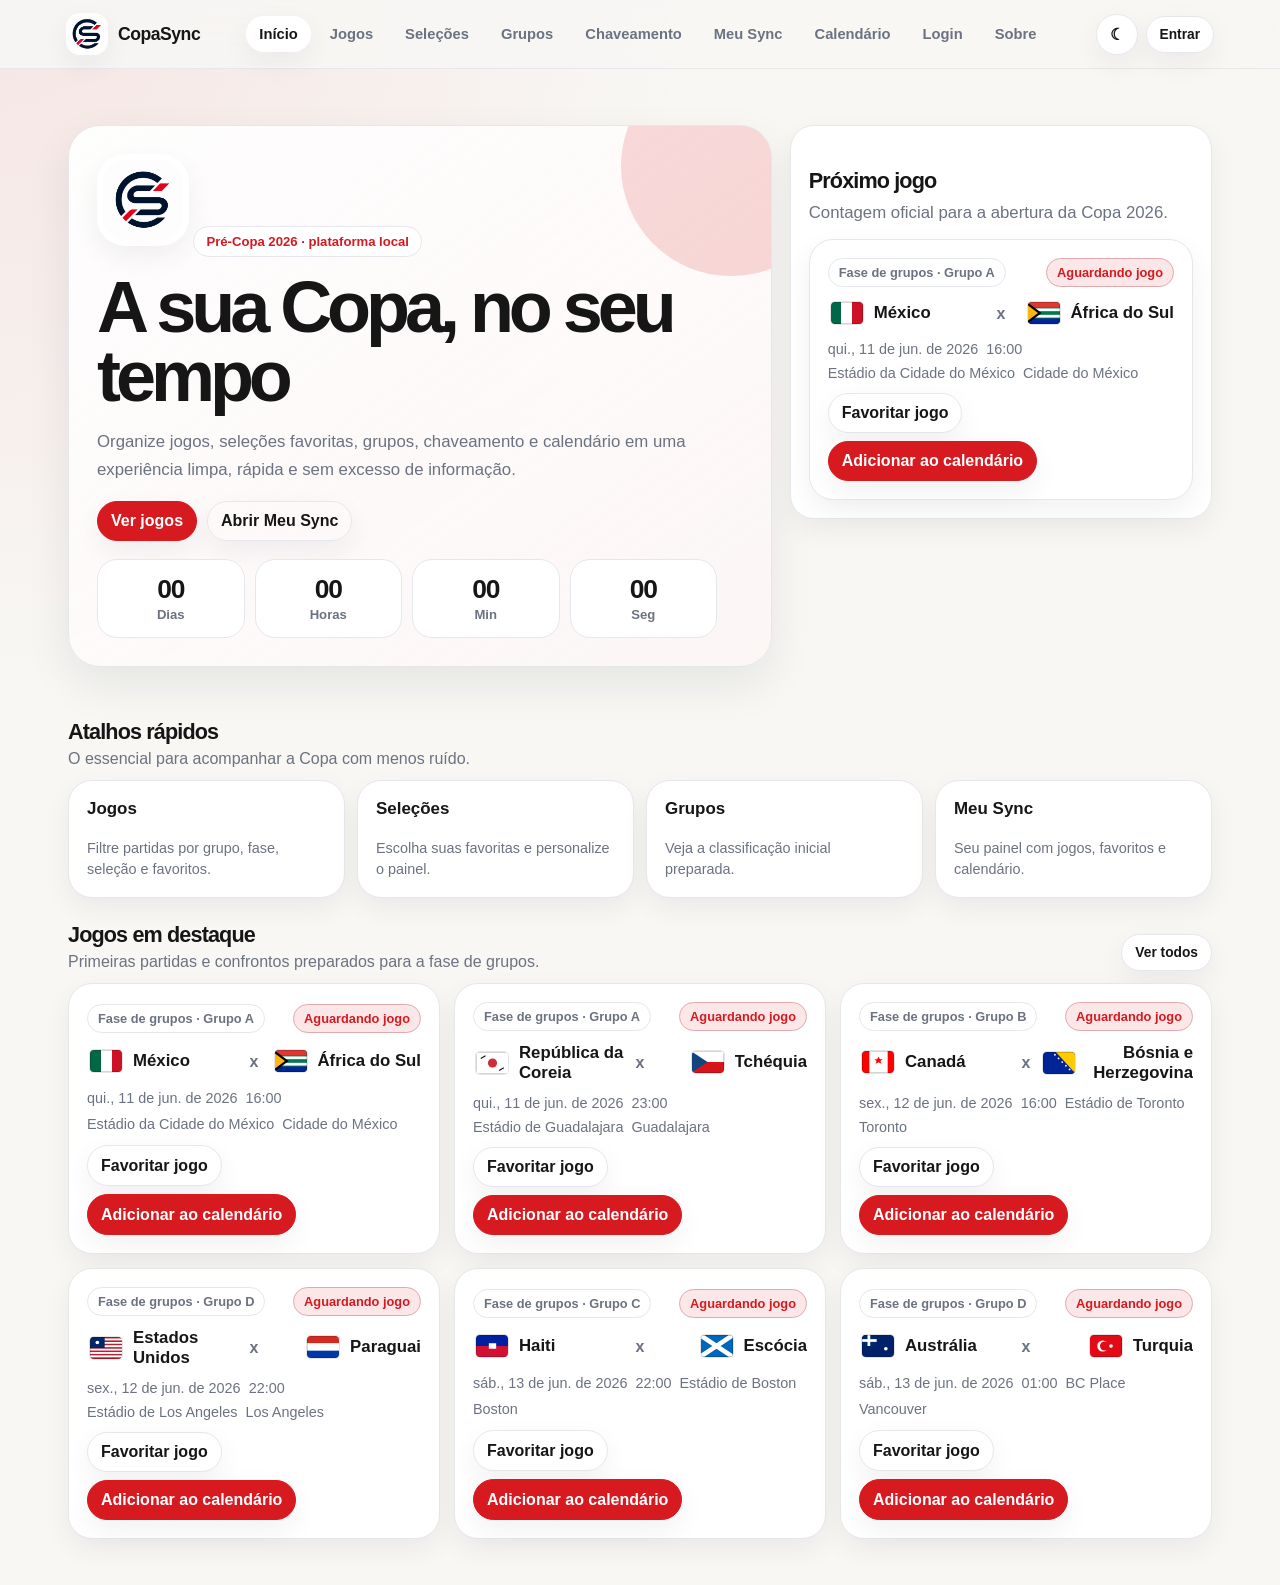
<file: index.html>
<!DOCTYPE html>
<html lang="pt-BR">
<head>
  <meta charset="UTF-8" />
  <meta name="viewport" content="width=device-width, initial-scale=1.0" />
  <meta name="description" content="CopaSync: organize jogos, seleções, grupos e calendário da Copa do Mundo 2026." />
  <link rel="icon" href="assets/img/logo.png" />
  <link rel="stylesheet" href="assets/css/style.css" />
  <title>Início | CopaSync</title>
</head>
<body data-page="início">
  <div id="appHeader"></div>
  <main class="page-shell">
    <section class="hero">
      <div class="hero-card">
        <img class="hero-logo" src="assets/img/logo.png" alt="Logo CopaSync" />
        <div class="eyebrow">Pré-Copa 2026 · plataforma local</div>
        <h1>A sua Copa, no seu tempo</h1>
        <p>Organize jogos, seleções favoritas, grupos, chaveamento e calendário em uma experiência limpa, rápida e sem excesso de informação.</p>
        <div class="hero-actions"><a class="primary-btn" href="jogos.html">Ver jogos</a><a class="ghost-btn" href="meu-sync.html">Abrir Meu Sync</a></div>
        <div class="countdown" id="countdown"></div>
      </div>
      <aside class="card sticky-side" id="nextGameCard"><b>Próximo jogo em destaque</b><p class="muted">Carregando...</p></aside>
    </section>
    <section><div class="section-head"><div><h2>Atalhos rápidos</h2><p>O essencial para acompanhar a Copa com menos ruído.</p></div></div><div class="quick-grid"><a class="card quick-link" href="jogos.html"><b>Jogos</b><span>Filtre partidas por grupo, fase, seleção e favoritos.</span></a><a class="card quick-link" href="selecoes.html"><b>Seleções</b><span>Escolha suas favoritas e personalize o painel.</span></a><a class="card quick-link" href="grupos.html"><b>Grupos</b><span>Veja a classificação inicial preparada.</span></a><a class="card quick-link" href="meu-sync.html"><b>Meu Sync</b><span>Seu painel com jogos, favoritos e calendário.</span></a></div></section>
    <section><div class="section-head"><div><h2>Jogos em destaque</h2><p>Primeiras partidas e confrontos preparados para a fase de grupos.</p></div><a class="pill-btn small" href="jogos.html">Ver todos</a></div><div class="grid grid-3" id="featuredGames"></div></section>
  </main>
  <div id="appMobileNav"></div>
  <script src="assets/js/main.js"></script>
  <script>
  document.addEventListener('DOMContentLoaded', async()=>{
    const games = await CopaSync.fetchData('jogos.json');
    const target = new Date('2026-06-11T19:00:00Z');
    function tick(){ const diff=Math.max(0,target-new Date()); const d=Math.floor(diff/86400000), h=Math.floor(diff%86400000/3600000), m=Math.floor(diff%3600000/60000), s=Math.floor(diff%60000/1000); document.querySelector('#countdown').innerHTML=[['Dias',d],['Horas',h],['Min',m],['Seg',s]].map(x=>`<div class="timebox"><b>${String(x[1]).padStart(2,'0')}</b><span>${x[0]}</span></div>`).join(''); }
    tick(); setInterval(tick,1000);
    document.querySelector('#nextGameCard').innerHTML = `<div class="section-head"><div><h2>Próximo jogo</h2><p>Contagem oficial para a abertura da Copa 2026.</p></div></div>${CopaSync.matchCard(games[0])}`;
    document.querySelector('#featuredGames').innerHTML = games.slice(0,6).map(g=>CopaSync.matchCard(g)).join(''); CopaSync.bindGameButtons(games);
  });
  </script>
</body>
</html>
</file>
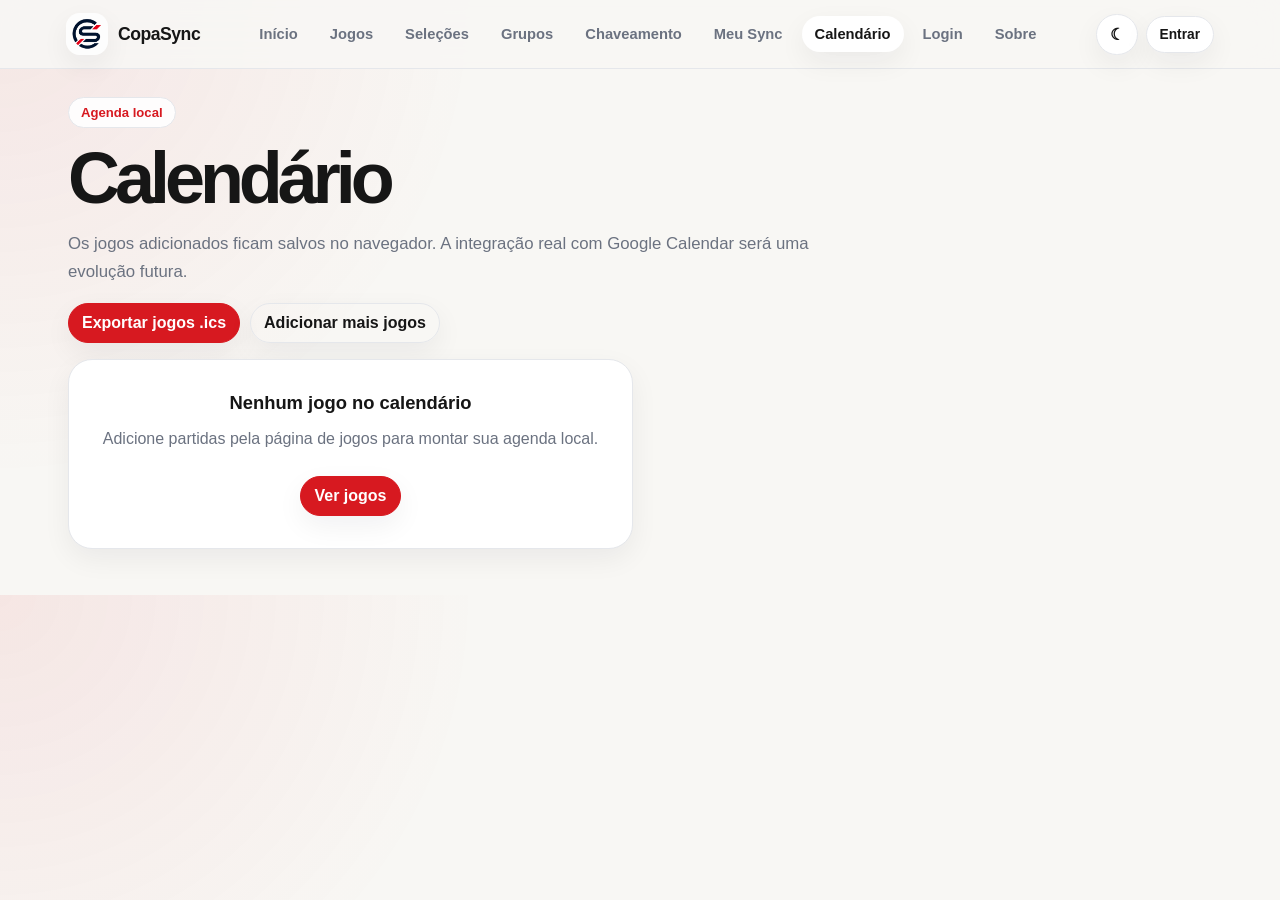
<file: calendario.html>
<!DOCTYPE html>
<html lang="pt-BR">
<head>
  <meta charset="UTF-8" />
  <meta name="viewport" content="width=device-width, initial-scale=1.0" />
  <meta name="description" content="CopaSync: organize jogos, seleções, grupos e calendário da Copa do Mundo 2026." />
  <link rel="icon" href="assets/img/logo.png" />
  <link rel="stylesheet" href="assets/css/style.css" />
  <title>Calendário | CopaSync</title>
</head>
<body data-page="calendário">
  <div id="appHeader"></div>
  <main class="page-shell">
    <section class="page-title"><div class="eyebrow">Agenda local</div><h1>Calendário</h1><p>Os jogos adicionados ficam salvos no navegador. A integração real com Google Calendar será uma evolução futura.</p><div class="hero-actions"><button class="primary-btn" id="exportAll">Exportar jogos .ics</button><a class="ghost-btn" href="jogos.html">Adicionar mais jogos</a></div></section><section class="grid grid-2" id="calendarList" style="margin-top:16px"></section>
  </main>
  <div id="appMobileNav"></div>
  <script src="assets/js/main.js"></script>
  <script src="assets/js/calendario.js"></script>
</body>
</html>
</file>
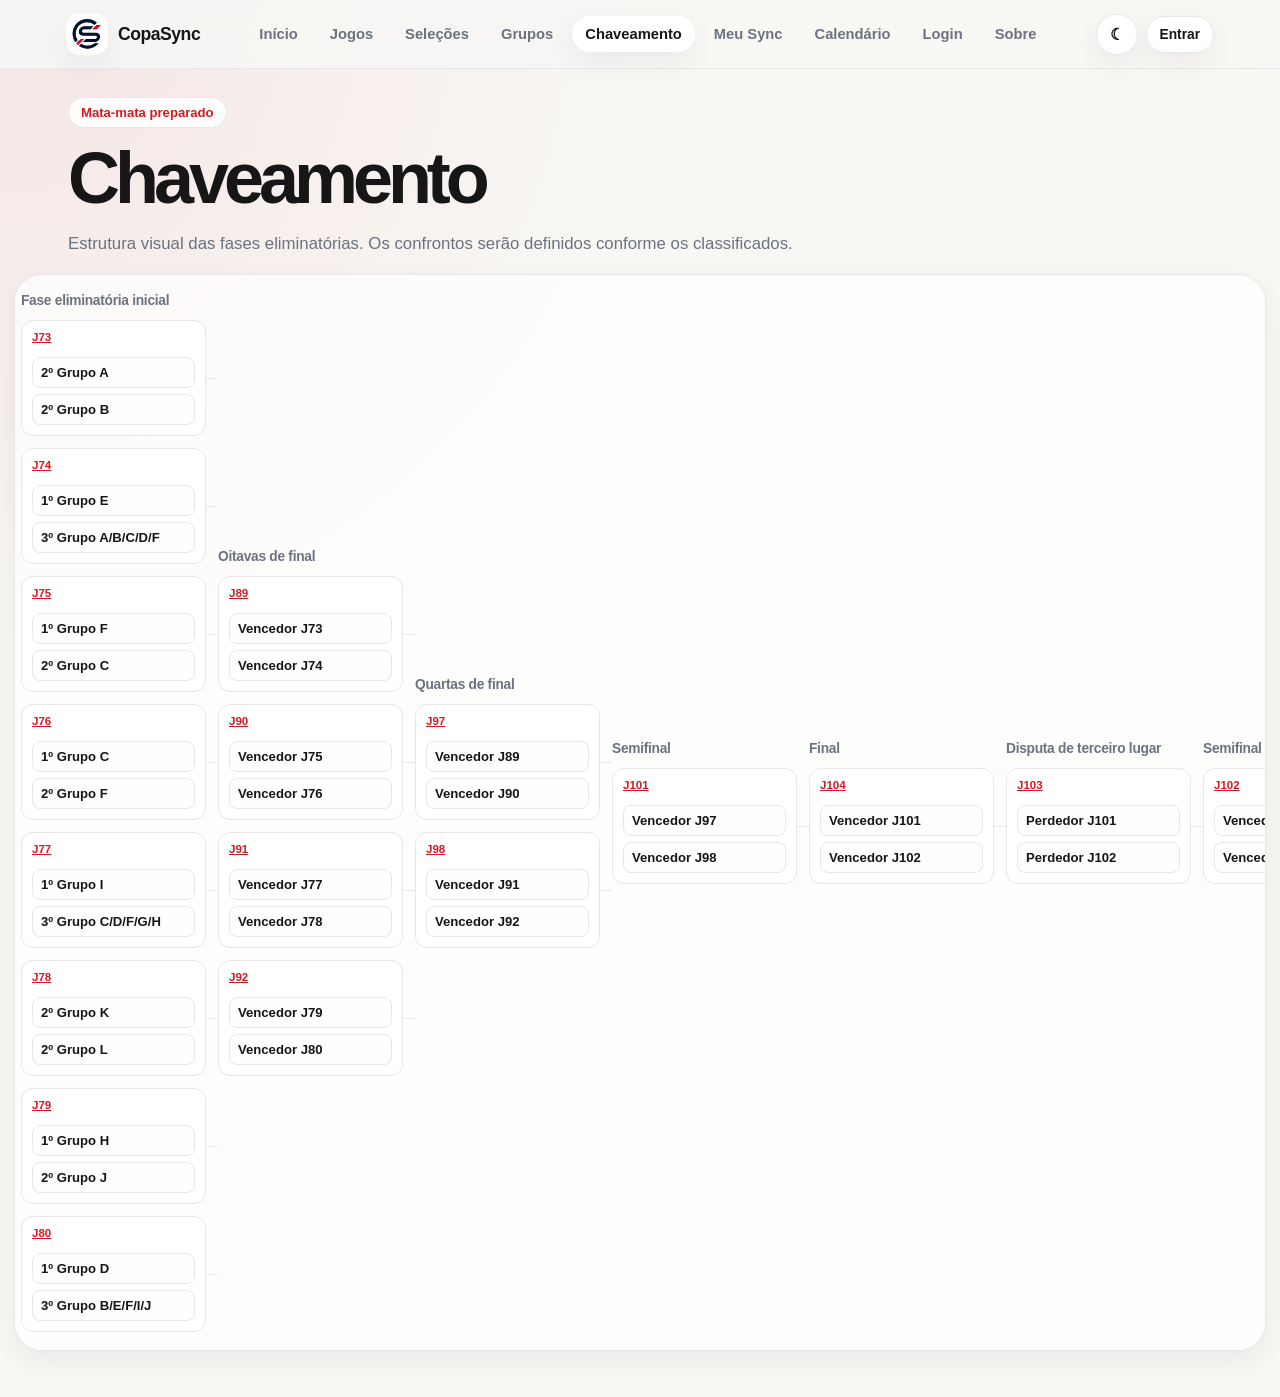
<file: chaveamento.html>
<!DOCTYPE html>
<html lang="pt-BR">
<head>
  <meta charset="UTF-8" />
  <meta name="viewport" content="width=device-width, initial-scale=1.0" />
  <meta name="description" content="CopaSync: organize jogos, seleções, grupos e calendário da Copa do Mundo 2026." />
  <link rel="icon" href="assets/img/logo.png" />
  <link rel="stylesheet" href="assets/css/style.css" />
  <title>Chaveamento | CopaSync</title>
</head>
<body data-page="chaveamento">
  <div id="appHeader"></div>
  <main class="page-shell">
    <section class="page-title"><div class="eyebrow">Mata-mata preparado</div><h1>Chaveamento</h1><p>Estrutura visual das fases eliminatórias. Os confrontos serão definidos conforme os classificados.</p></section><section class="bracket-shell" aria-label="Chaveamento da Copa"><div class="bracket" id="bracket"></div></section>
  </main>
  <div id="appMobileNav"></div>
  <script src="assets/js/main.js"></script>
  <script src="assets/js/chaveamento.js"></script>
</body>
</html>
</file>
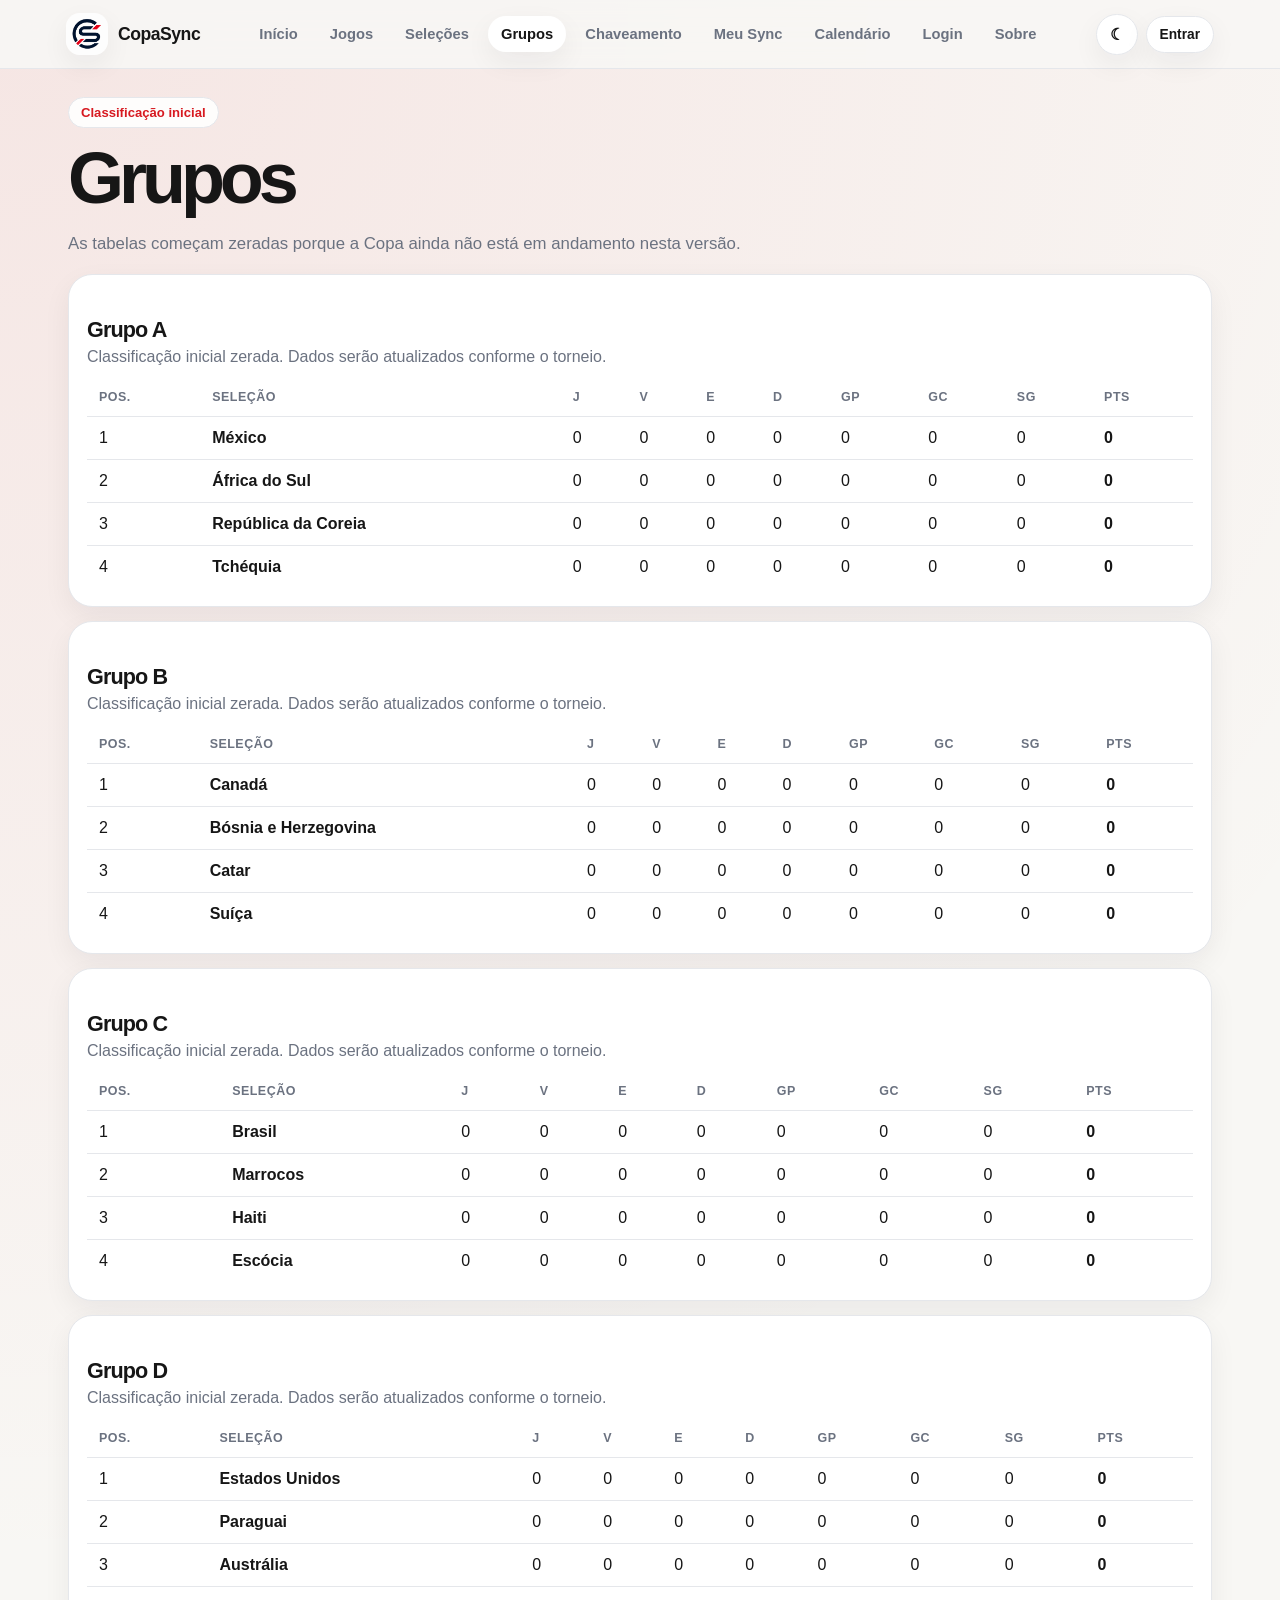
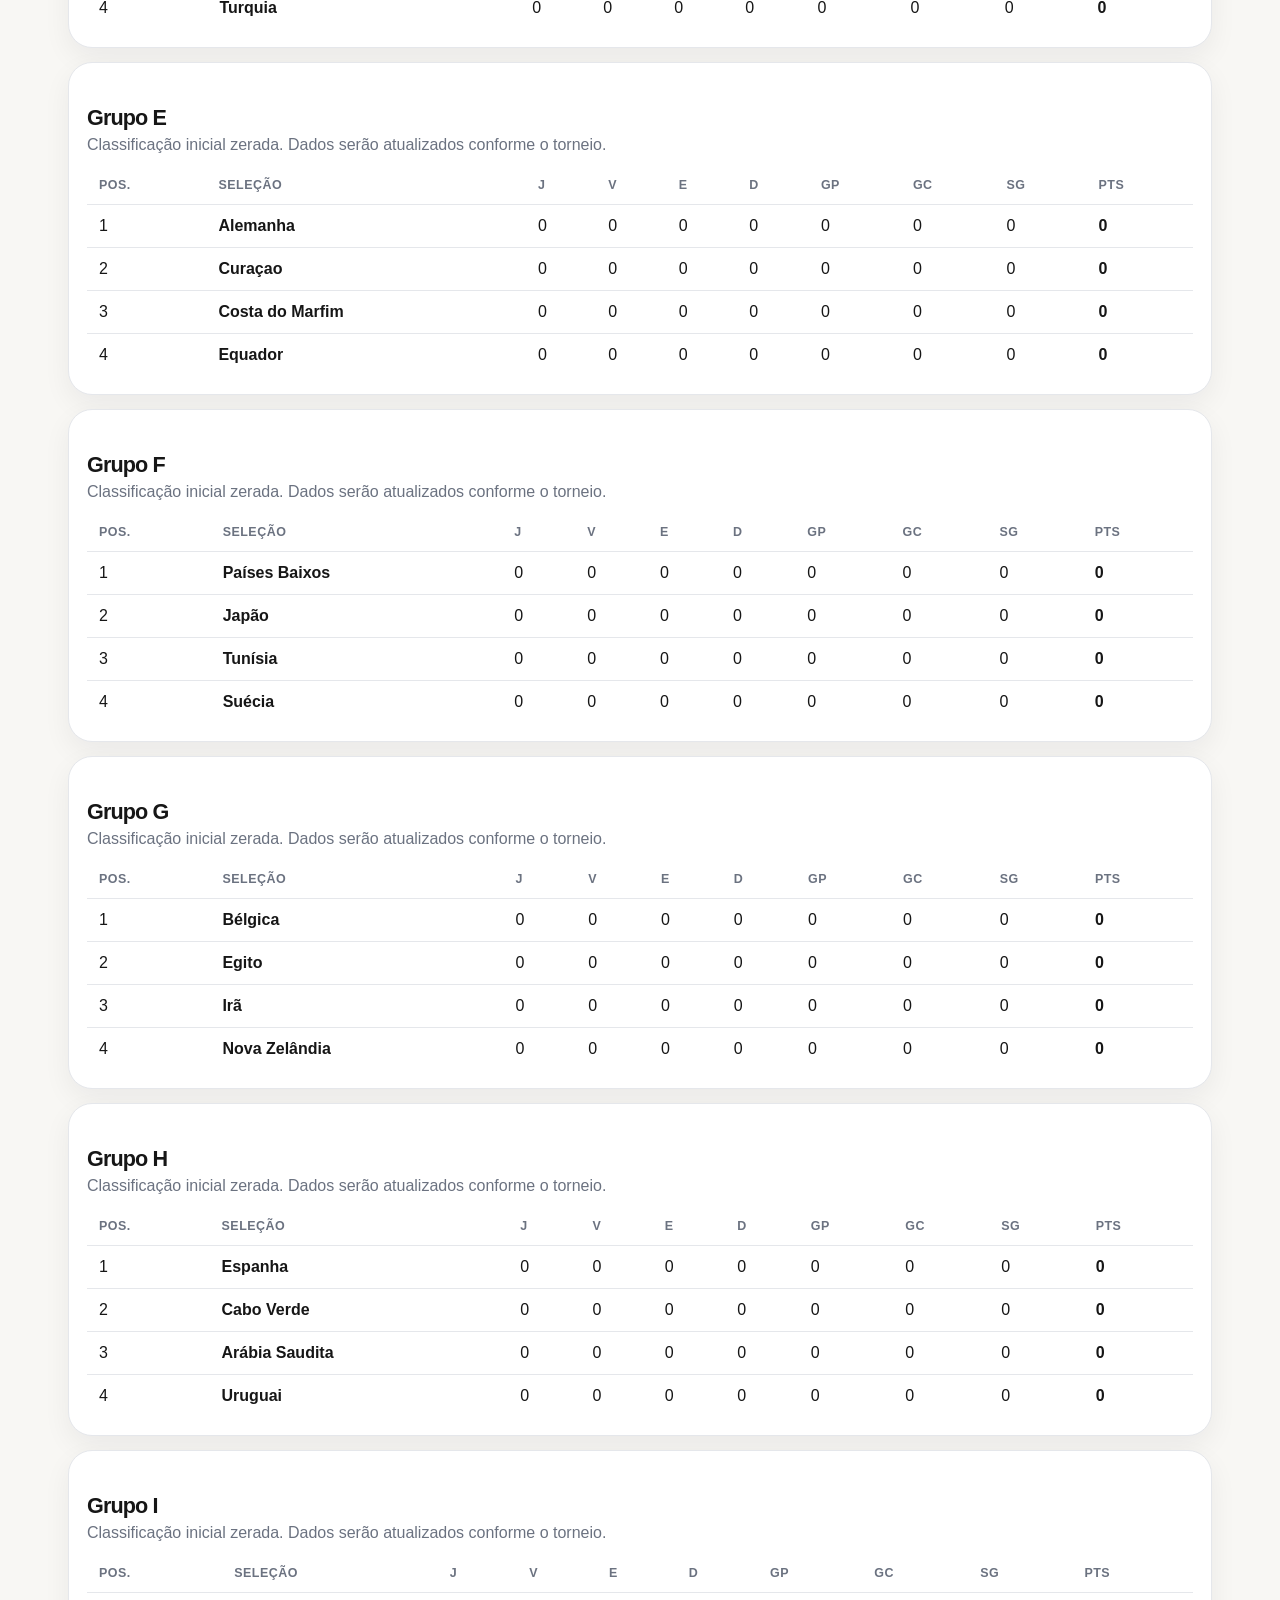
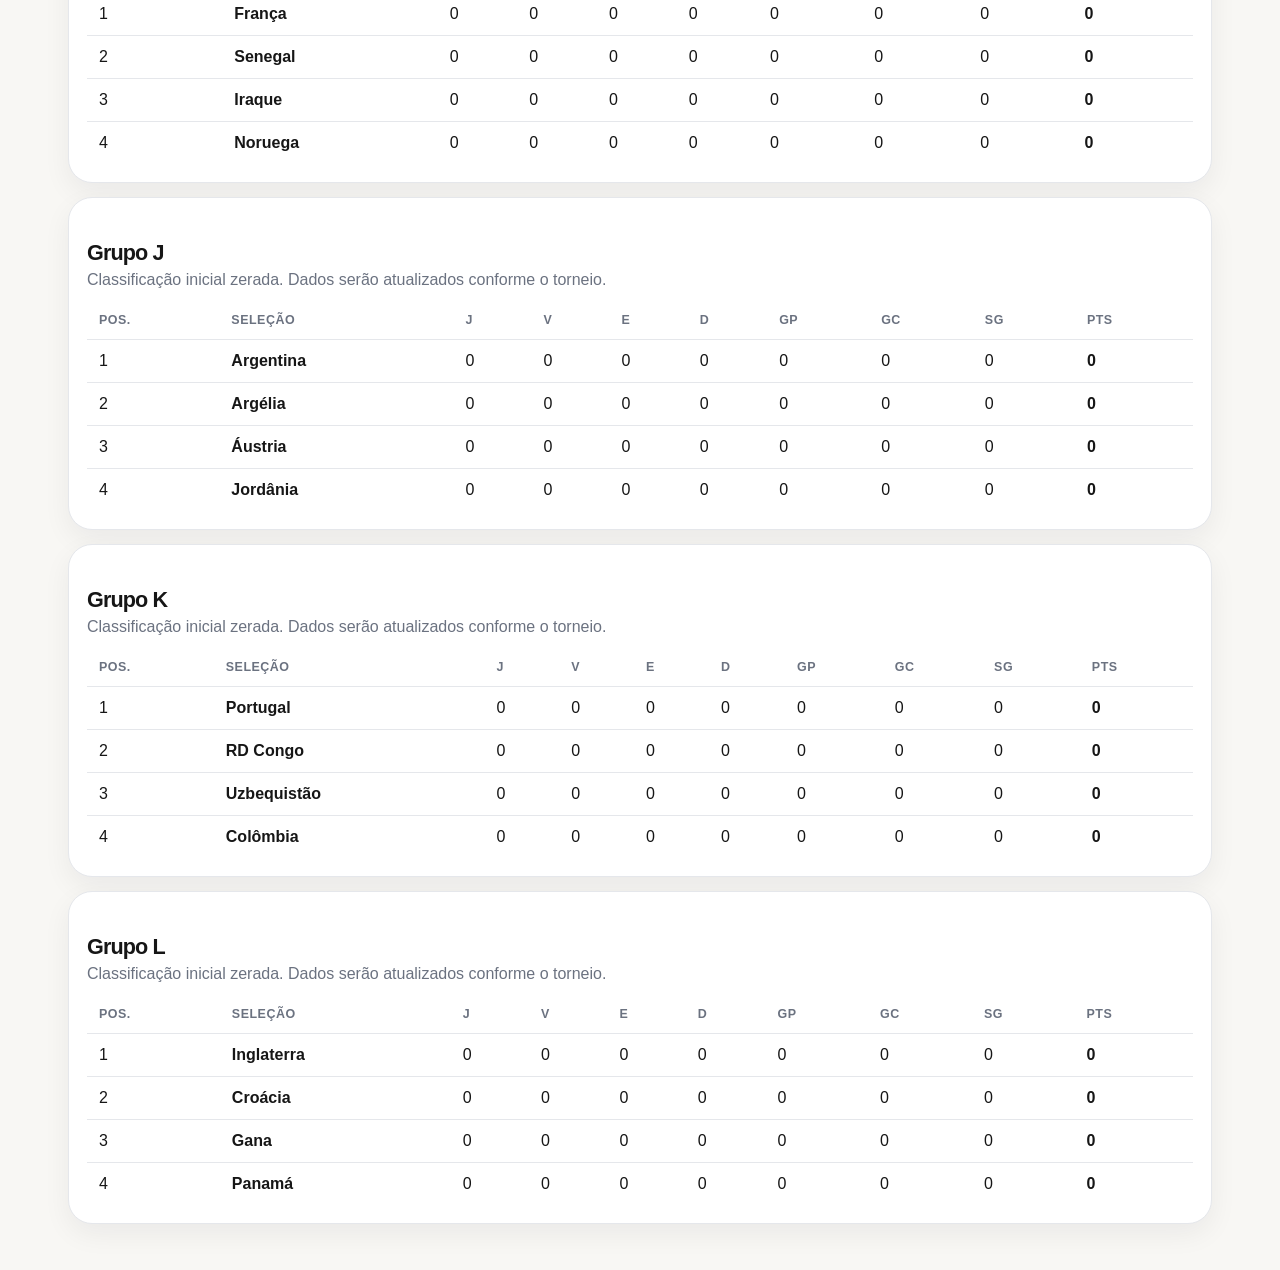
<file: grupos.html>
<!DOCTYPE html>
<html lang="pt-BR">
<head>
  <meta charset="UTF-8" />
  <meta name="viewport" content="width=device-width, initial-scale=1.0" />
  <meta name="description" content="CopaSync: organize jogos, seleções, grupos e calendário da Copa do Mundo 2026." />
  <link rel="icon" href="assets/img/logo.png" />
  <link rel="stylesheet" href="assets/css/style.css" />
  <title>Grupos | CopaSync</title>
</head>
<body data-page="grupos">
  <div id="appHeader"></div>
  <main class="page-shell">
    <section class="page-title"><div class="eyebrow">Classificação inicial</div><h1>Grupos</h1><p>As tabelas começam zeradas porque a Copa ainda não está em andamento nesta versão.</p></section><section class="grid" id="groupsTables"></section>
  </main>
  <div id="appMobileNav"></div>
  <script src="assets/js/main.js"></script>
  <script src="assets/js/grupos.js"></script>
</body>
</html>
</file>
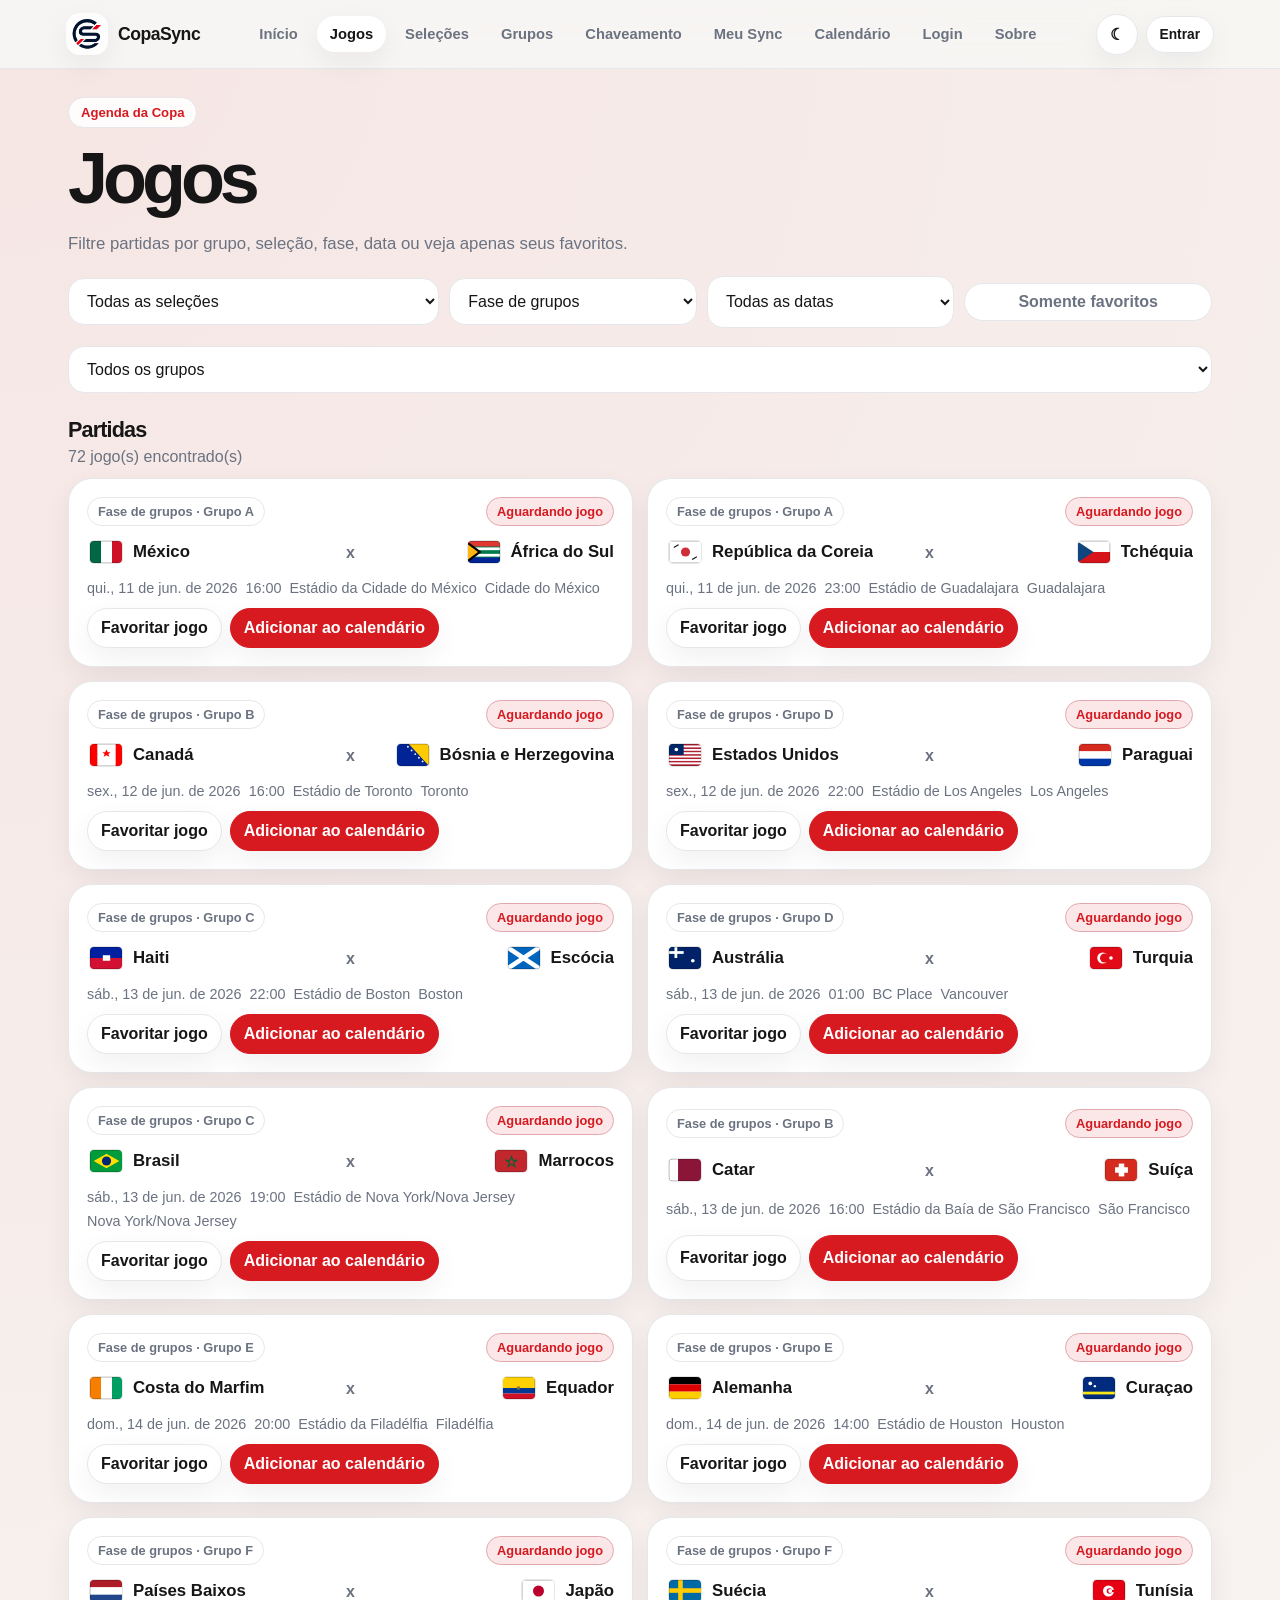
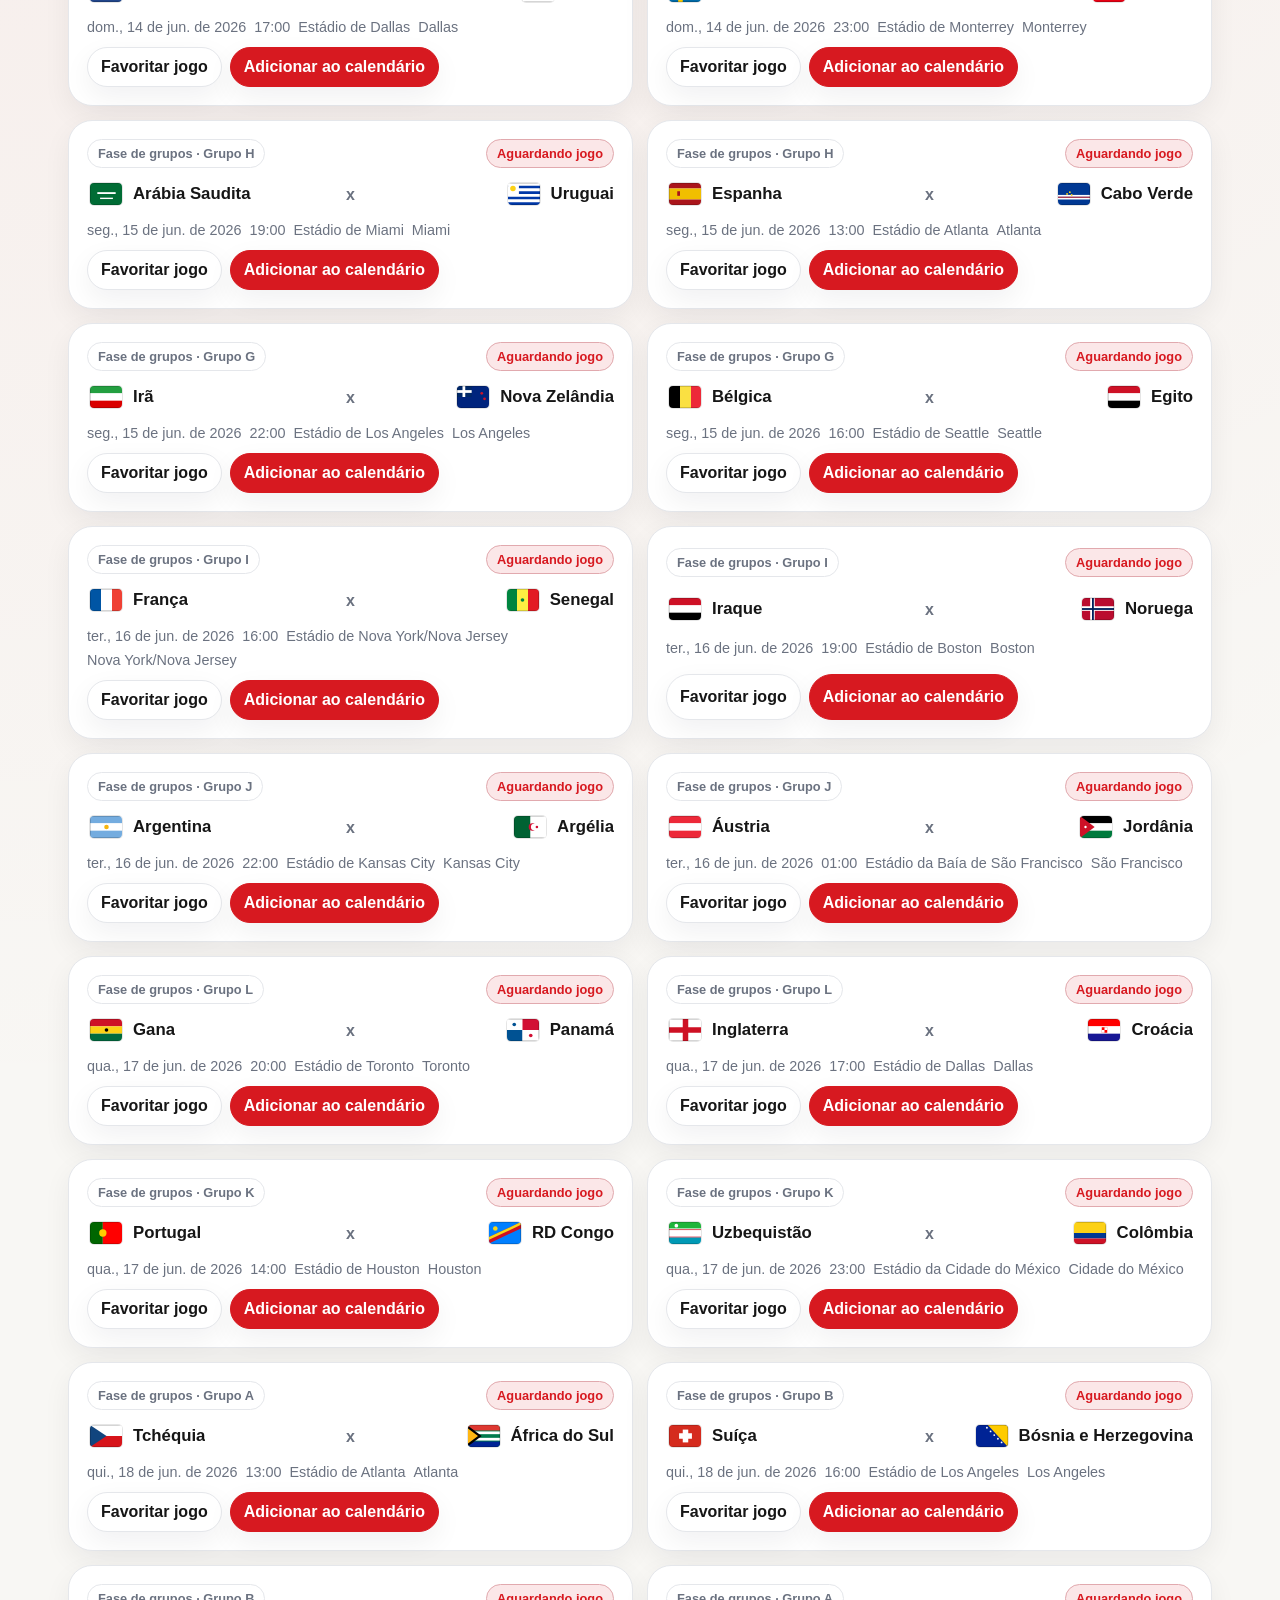
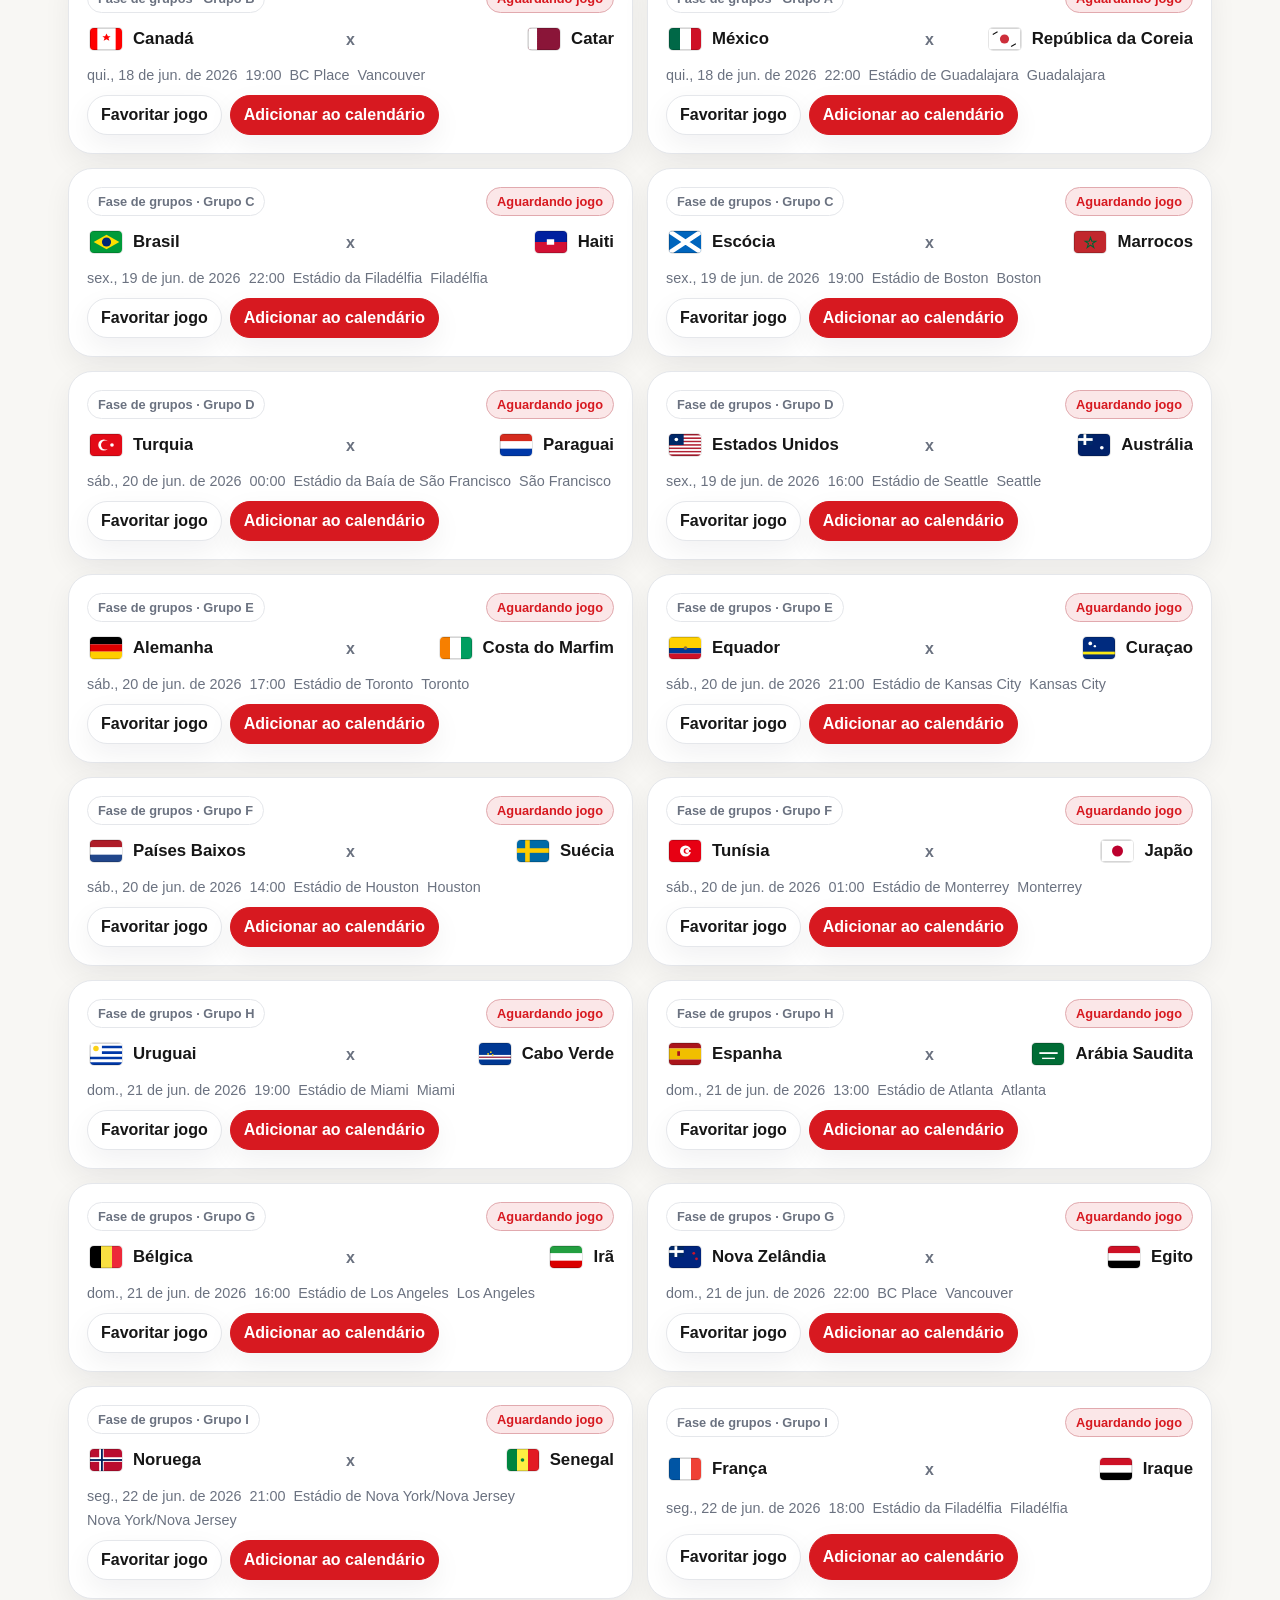
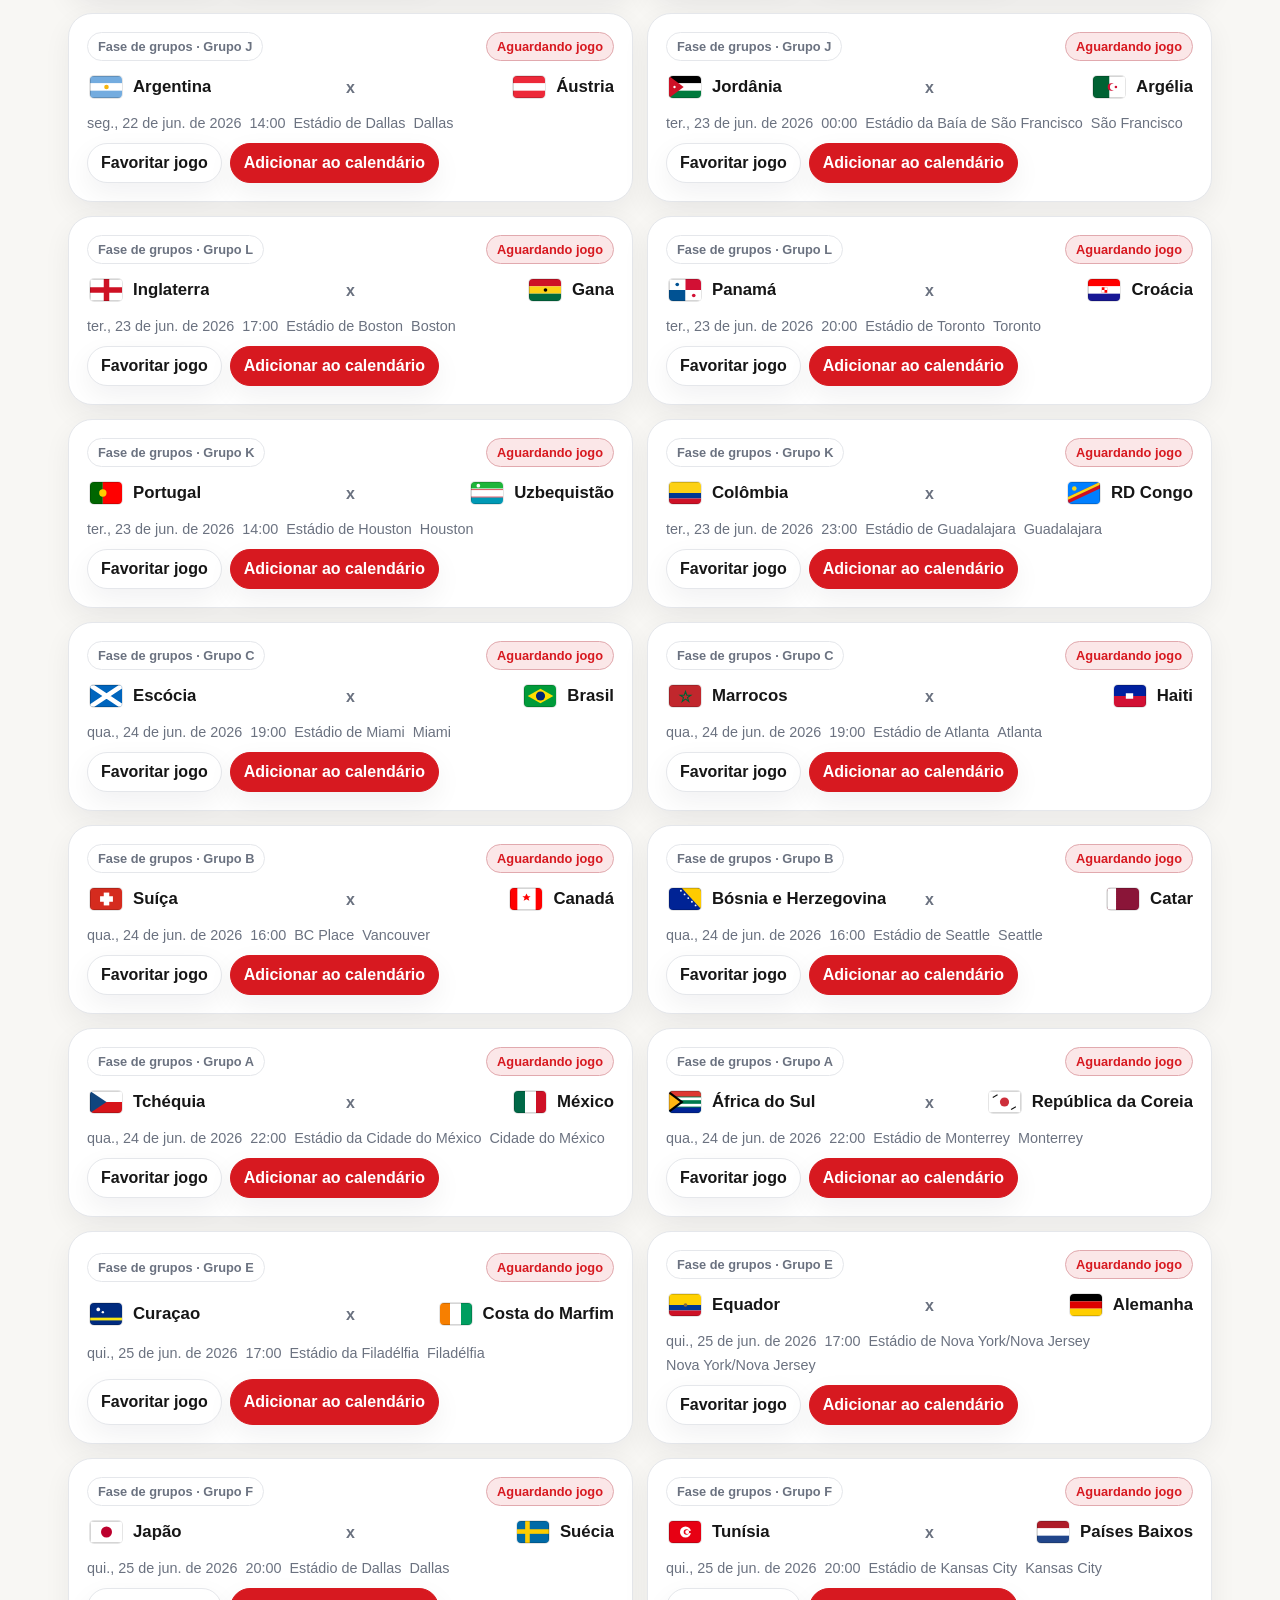
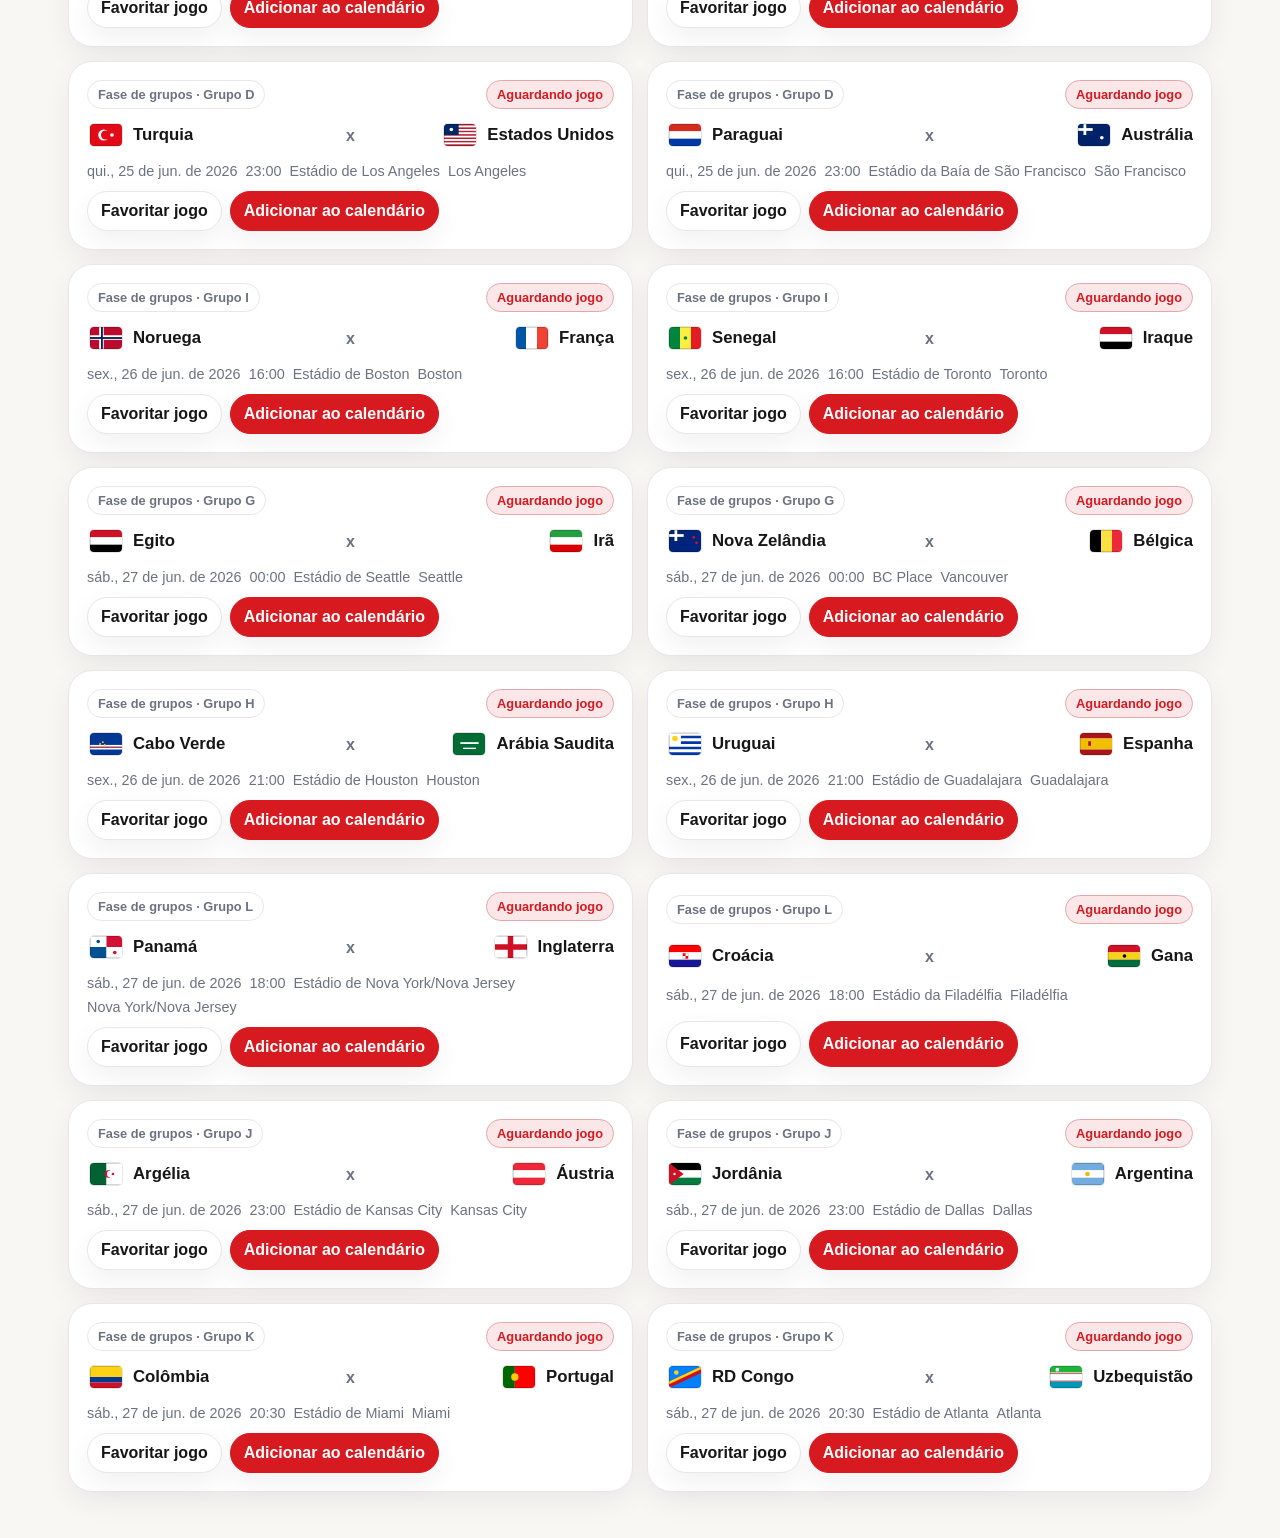
<file: jogos.html>
<!DOCTYPE html>
<html lang="pt-BR">
<head>
  <meta charset="UTF-8" />
  <meta name="viewport" content="width=device-width, initial-scale=1.0" />
  <meta name="description" content="CopaSync: organize jogos, seleções, grupos e calendário da Copa do Mundo 2026." />
  <link rel="icon" href="assets/img/logo.png" />
  <link rel="stylesheet" href="assets/css/style.css" />
  <title>Jogos | CopaSync</title>
</head>
<body data-page="jogos">
  <div id="appHeader"></div>
  <main class="page-shell">
    <section class="page-title"><div class="eyebrow">Agenda da Copa</div><h1>Jogos</h1><p>Filtre partidas por grupo, seleção, fase, data ou veja apenas seus favoritos.</p></section><section class="filters"><select class="select" id="teamFilter"></select><select class="select" id="stageFilter"></select><select class="select" id="dateFilter"><option value="">Todas as datas</option></select><button class="chip" id="favOnly">Somente favoritos</button></section><div class="filter-row" id="groupChips"></div><div class="section-head"><div><h2>Partidas</h2><p id="gamesCount">Carregando...</p></div></div><section class="grid grid-2" id="gamesList"></section>
  </main>
  <div id="appMobileNav"></div>
  <script src="assets/js/main.js"></script>
  <script src="assets/js/jogos.js"></script>
</body>
</html>
</file>
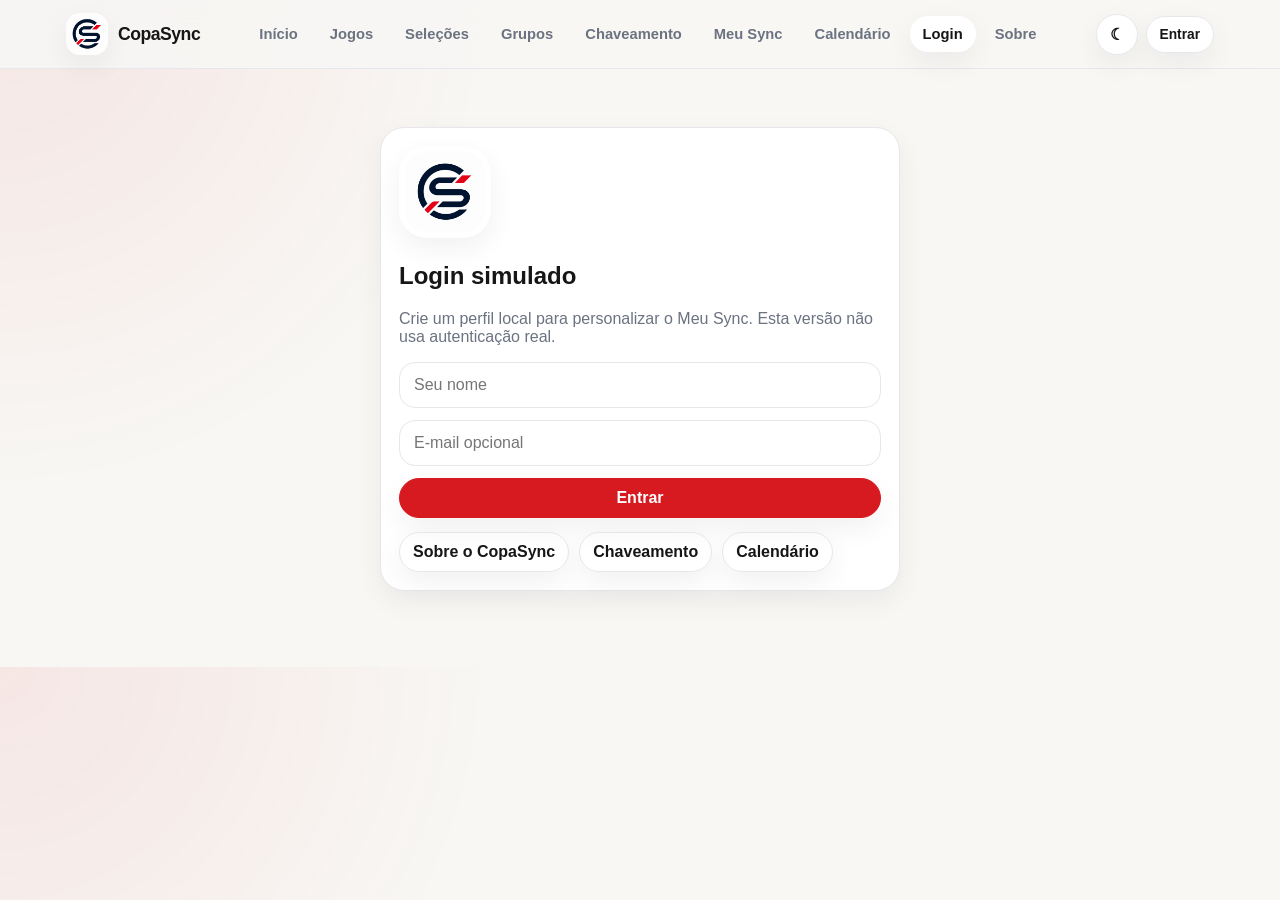
<file: login.html>
<!DOCTYPE html>
<html lang="pt-BR">
<head>
  <meta charset="UTF-8" />
  <meta name="viewport" content="width=device-width, initial-scale=1.0" />
  <meta name="description" content="CopaSync: organize jogos, seleções, grupos e calendário da Copa do Mundo 2026." />
  <link rel="icon" href="assets/img/logo.png" />
  <link rel="stylesheet" href="assets/css/style.css" />
  <title>Login | CopaSync</title>
</head>
<body data-page="login">
  <div id="appHeader"></div>
  <main class="page-shell">
    <section class="login-box card"><img class="hero-logo" src="assets/img/logo.png" alt="Logo CopaSync" /><h1>Login simulado</h1><p class="muted">Crie um perfil local para personalizar o Meu Sync. Esta versão não usa autenticação real.</p><form class="form-grid" id="loginForm"><input class="input" id="nome" required placeholder="Seu nome" /><input class="input" id="email" type="email" placeholder="E-mail opcional" /><button class="primary-btn" type="submit">Entrar</button></form><div class="form-grid" id="loggedBox" style="display:none"><p id="loggedName"></p><a class="primary-btn" href="meu-sync.html">Ir para Meu Sync</a><button class="danger-btn" id="logoutBtn">Sair</button></div><div class="profile-shortcuts"><a class="ghost-btn" href="sobre.html">Sobre o CopaSync</a><a class="ghost-btn" href="chaveamento.html">Chaveamento</a><a class="ghost-btn" href="calendario.html">Calendário</a></div></section>
  </main>
  <div id="appMobileNav"></div>
  <script src="assets/js/main.js"></script>
  <script src="assets/js/auth.js"></script>
</body>
</html>
</file>
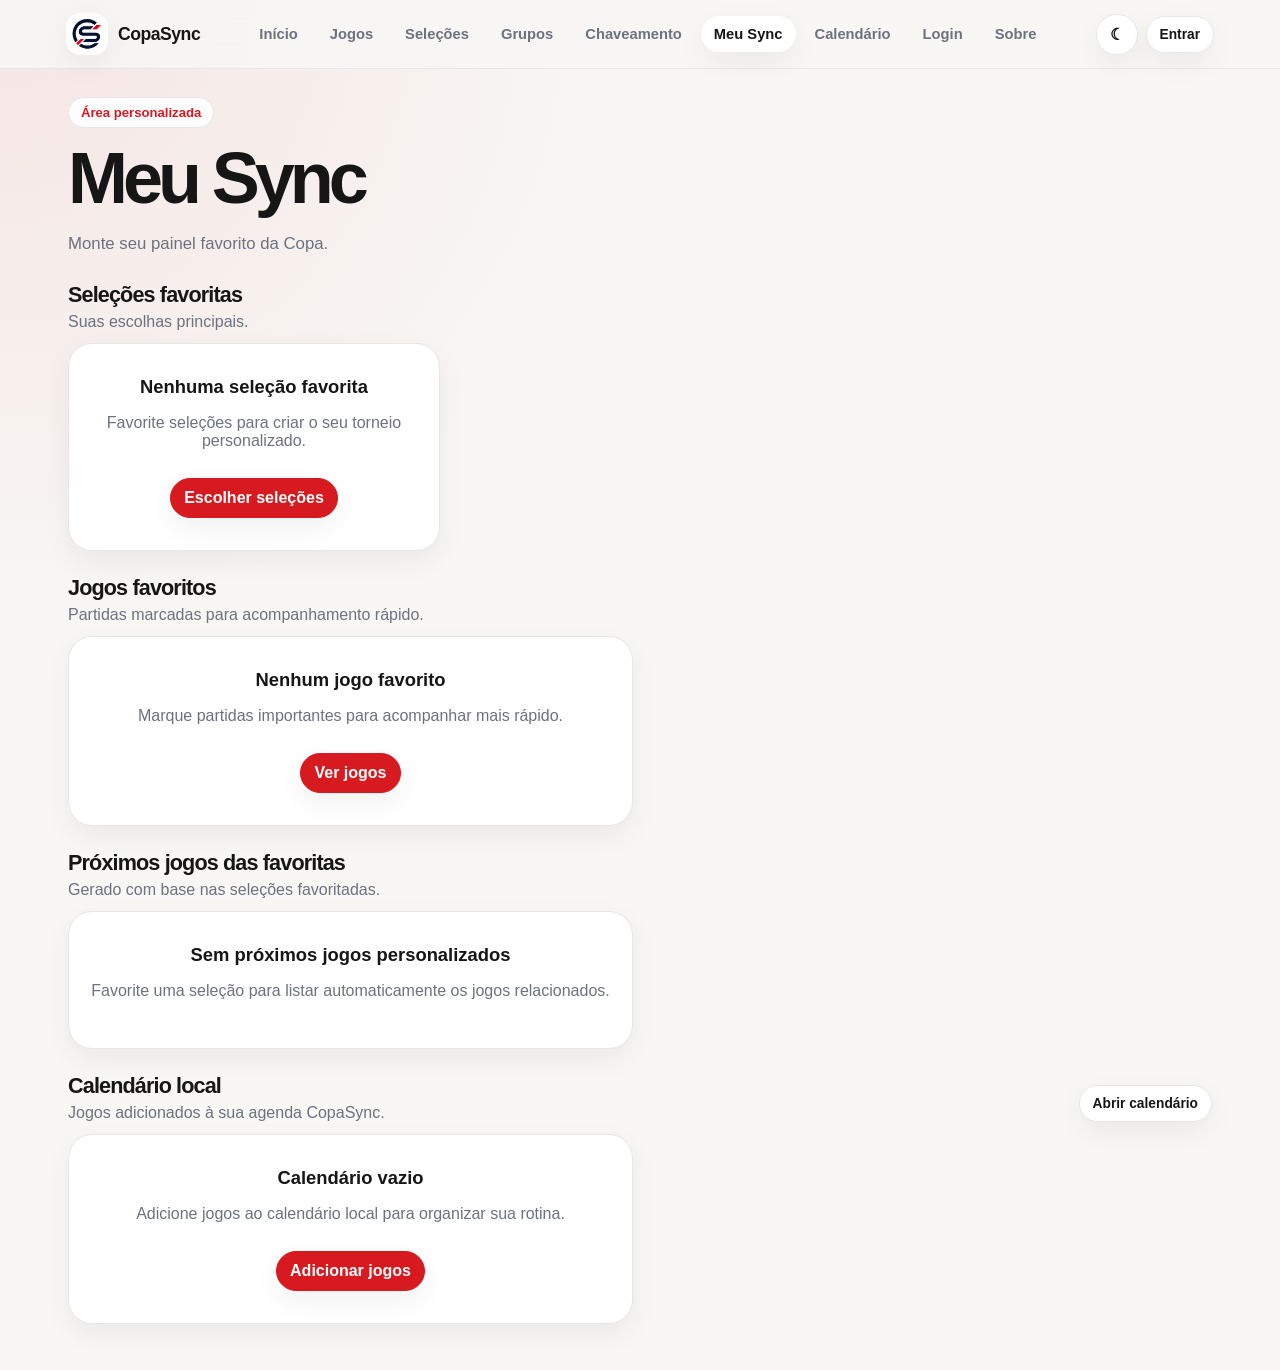
<file: meu-sync.html>
<!DOCTYPE html>
<html lang="pt-BR">
<head>
  <meta charset="UTF-8" />
  <meta name="viewport" content="width=device-width, initial-scale=1.0" />
  <meta name="description" content="CopaSync: organize jogos, seleções, grupos e calendário da Copa do Mundo 2026." />
  <link rel="icon" href="assets/img/logo.png" />
  <link rel="stylesheet" href="assets/css/style.css" />
  <title>Meu Sync | CopaSync</title>
</head>
<body data-page="meu">
  <div id="appHeader"></div>
  <main class="page-shell">
    <section class="page-title"><div class="eyebrow">Área personalizada</div><h1>Meu Sync</h1><p id="syncGreeting">Monte seu painel favorito da Copa.</p></section><section><div class="section-head"><div><h2>Seleções favoritas</h2><p>Suas escolhas principais.</p></div></div><div class="grid grid-3" id="favTeamsBox"></div></section><section><div class="section-head"><div><h2>Jogos favoritos</h2><p>Partidas marcadas para acompanhamento rápido.</p></div></div><div class="grid grid-2" id="favGamesBox"></div></section><section><div class="section-head"><div><h2>Próximos jogos das favoritas</h2><p>Gerado com base nas seleções favoritadas.</p></div></div><div class="grid grid-2" id="nextFavGamesBox"></div></section><section><div class="section-head"><div><h2>Calendário local</h2><p>Jogos adicionados à sua agenda CopaSync.</p></div><a class="pill-btn small" href="calendario.html">Abrir calendário</a></div><div class="grid grid-2" id="calendarPreviewBox"></div></section>
  </main>
  <div id="appMobileNav"></div>
  <script src="assets/js/main.js"></script>
  <script src="assets/js/favoritos.js"></script>
</body>
</html>
</file>
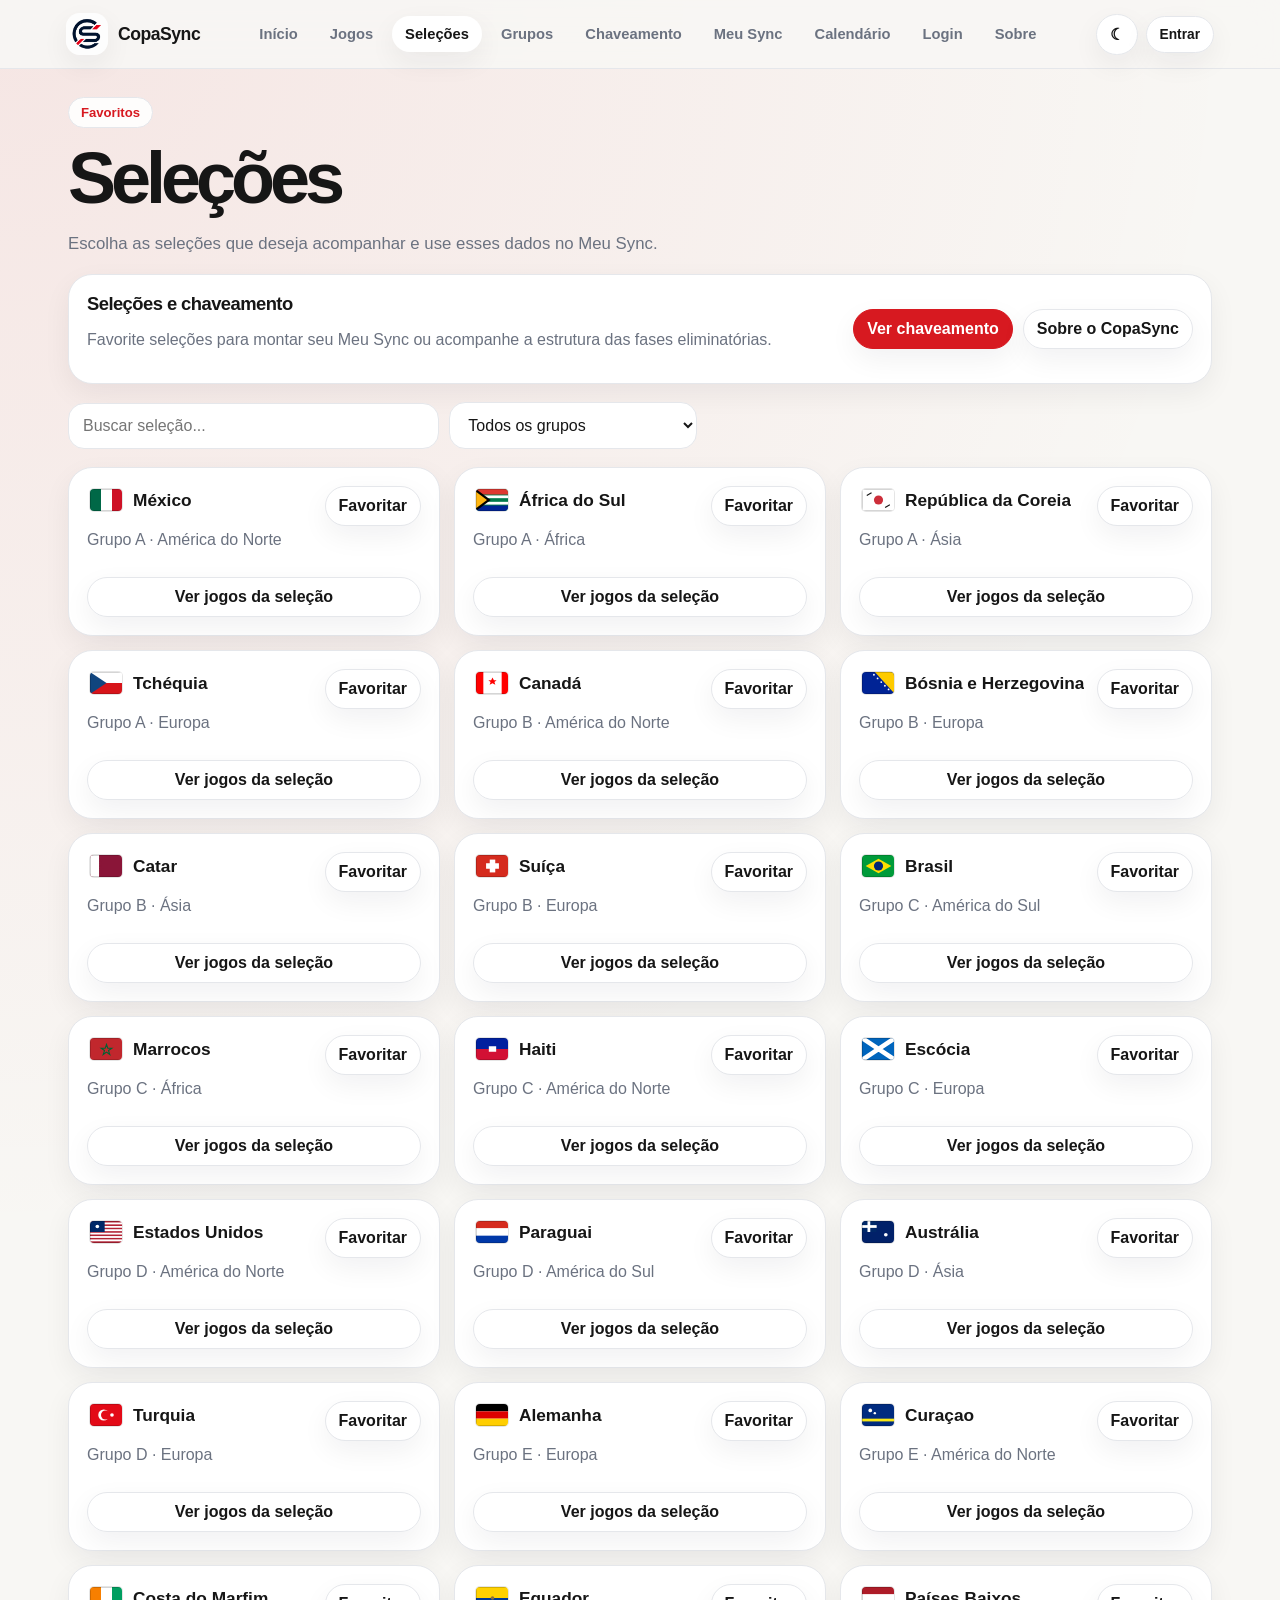
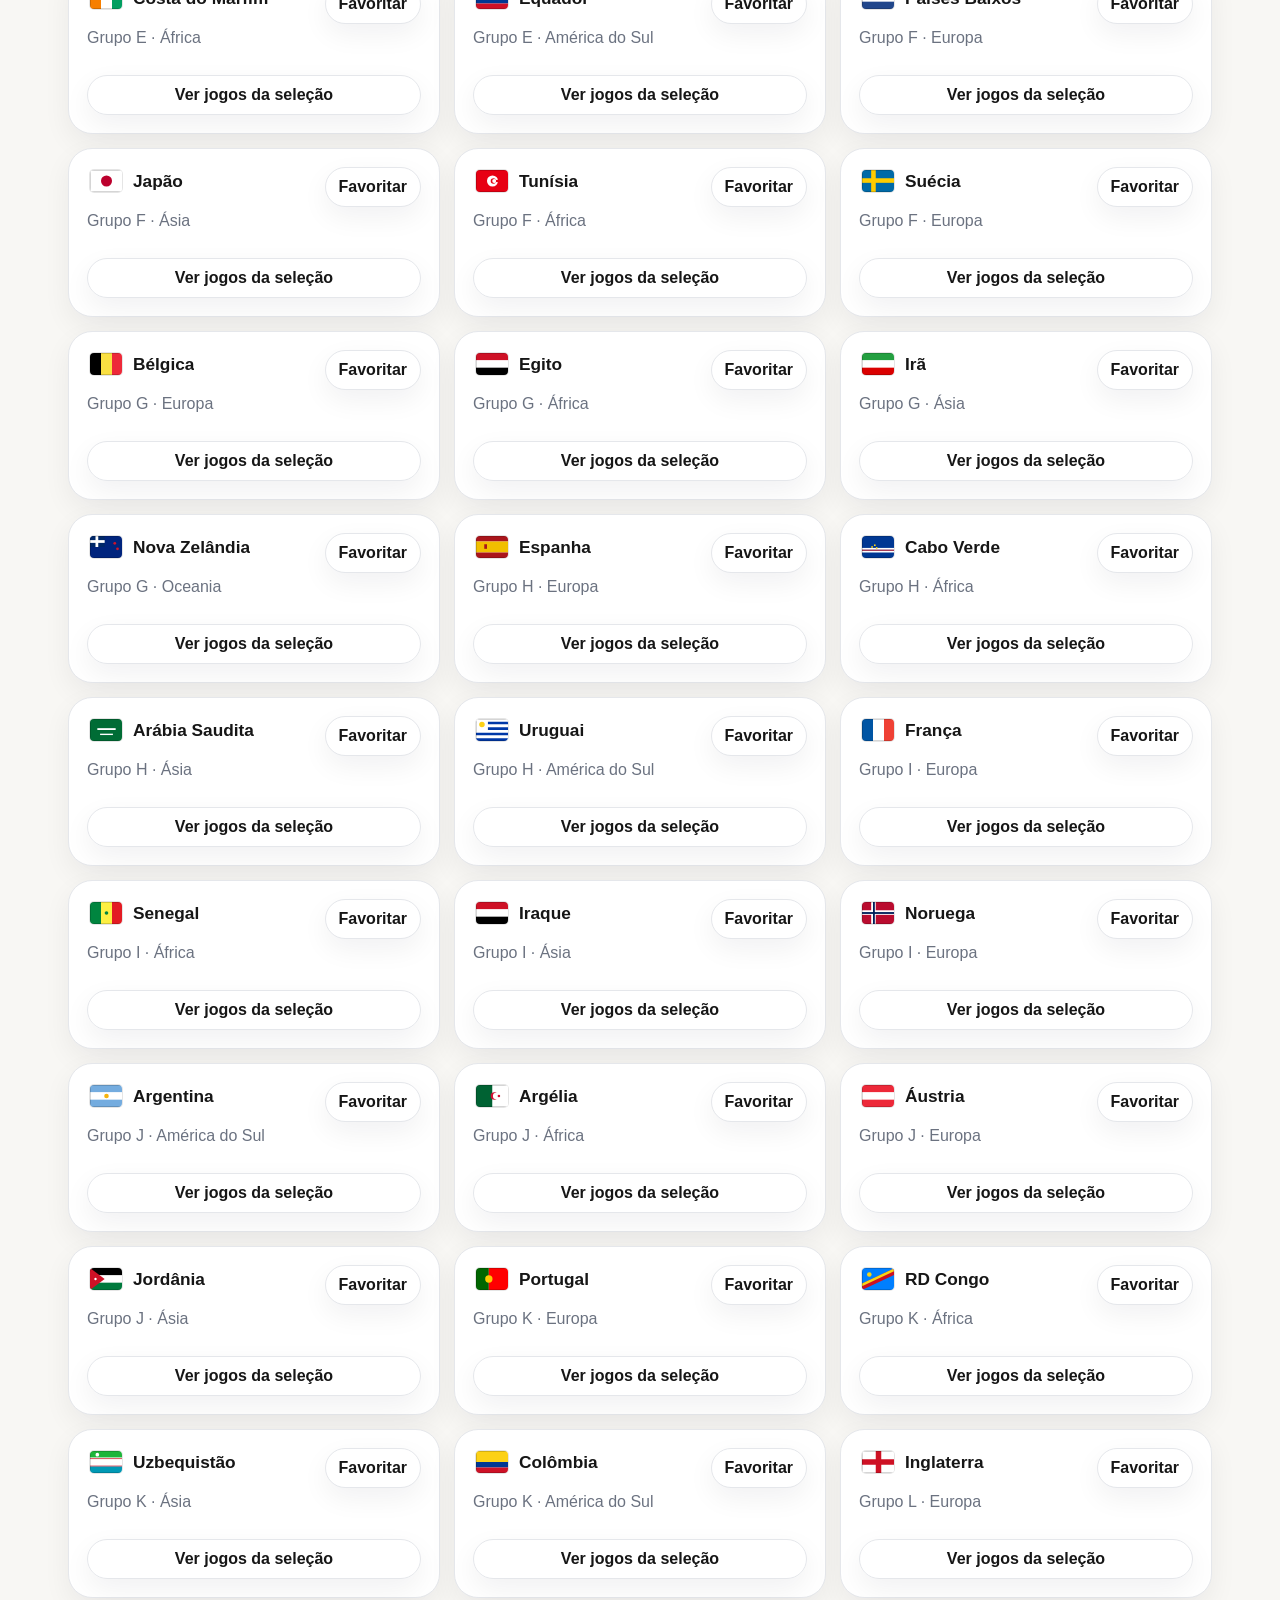
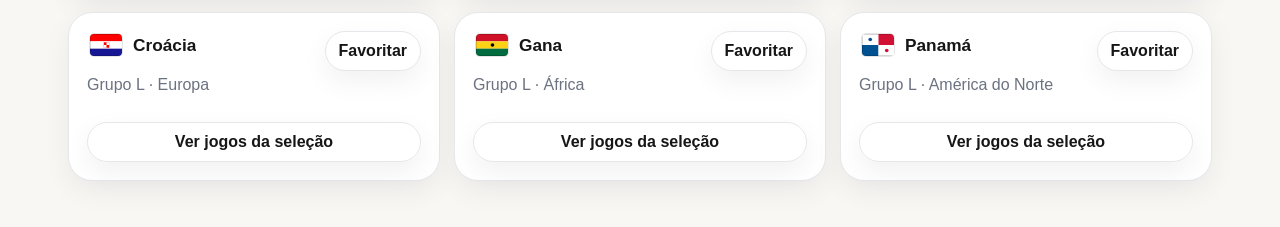
<file: selecoes.html>
<!DOCTYPE html>
<html lang="pt-BR">
<head>
  <meta charset="UTF-8" />
  <meta name="viewport" content="width=device-width, initial-scale=1.0" />
  <meta name="description" content="CopaSync: organize jogos, seleções, grupos e calendário da Copa do Mundo 2026." />
  <link rel="icon" href="assets/img/logo.png" />
  <link rel="stylesheet" href="assets/css/style.css" />
  <title>Seleções | CopaSync</title>
</head>
<body data-page="seleções">
  <div id="appHeader"></div>
  <main class="page-shell">
    <section class="page-title"><div class="eyebrow">Favoritos</div><h1>Seleções</h1><p>Escolha as seleções que deseja acompanhar e use esses dados no Meu Sync.</p></section><section class="card page-actions-card"><div><h2>Seleções e chaveamento</h2><p class="muted">Favorite seleções para montar seu Meu Sync ou acompanhe a estrutura das fases eliminatórias.</p></div><div class="page-action-buttons"><a class="primary-btn" href="chaveamento.html">Ver chaveamento</a><a class="ghost-btn" href="sobre.html">Sobre o CopaSync</a></div></section><section class="filters"><input class="input" id="searchTeam" placeholder="Buscar seleção..." /><div class="filter-row" id="teamGroupChips"></div></section><section class="grid grid-3" id="teamsList"></section>
  </main>
  <div id="appMobileNav"></div>
  <script src="assets/js/main.js"></script>
  <script src="assets/js/selecoes.js"></script>
</body>
</html>
</file>
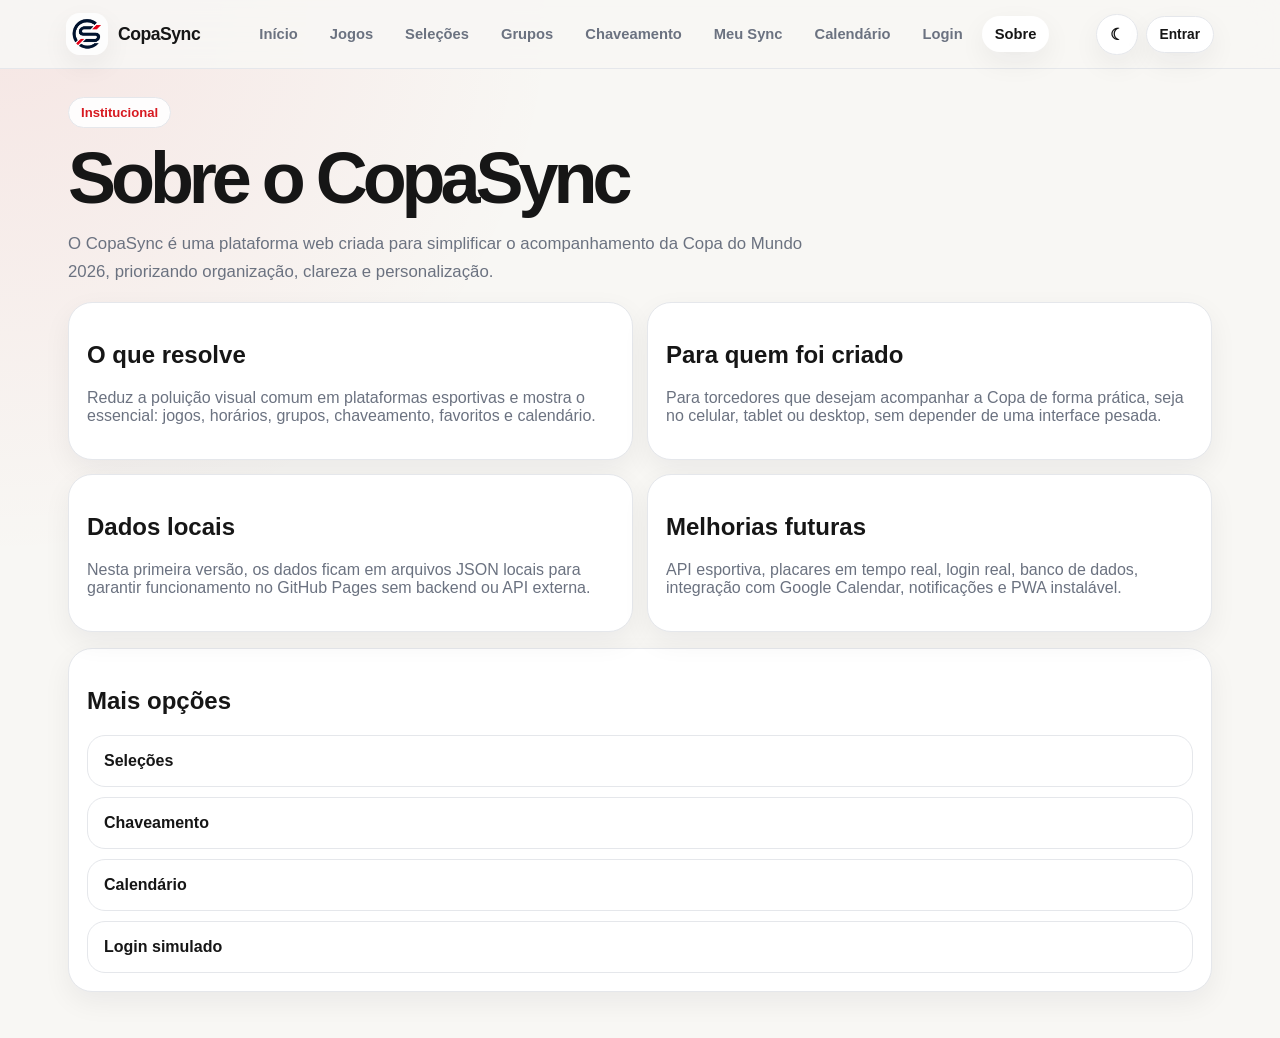
<file: sobre.html>
<!DOCTYPE html>
<html lang="pt-BR">
<head>
  <meta charset="UTF-8" />
  <meta name="viewport" content="width=device-width, initial-scale=1.0" />
  <meta name="description" content="CopaSync: organize jogos, seleções, grupos e calendário da Copa do Mundo 2026." />
  <link rel="icon" href="assets/img/logo.png" />
  <link rel="stylesheet" href="assets/css/style.css" />
  <title>Sobre | CopaSync</title>
</head>
<body data-page="sobre">
  <div id="appHeader"></div>
  <main class="page-shell">
    <section class="page-title"><div class="eyebrow">Institucional</div><h1>Sobre o CopaSync</h1><p>O CopaSync é uma plataforma web criada para simplificar o acompanhamento da Copa do Mundo 2026, priorizando organização, clareza e personalização.</p></section><section class="grid grid-2"><article class="card"><h2>O que resolve</h2><p class="muted">Reduz a poluição visual comum em plataformas esportivas e mostra o essencial: jogos, horários, grupos, chaveamento, favoritos e calendário.</p></article><article class="card"><h2>Para quem foi criado</h2><p class="muted">Para torcedores que desejam acompanhar a Copa de forma prática, seja no celular, tablet ou desktop, sem depender de uma interface pesada.</p></article><article class="card"><h2>Dados locais</h2><p class="muted">Nesta primeira versão, os dados ficam em arquivos JSON locais para garantir funcionamento no GitHub Pages sem backend ou API externa.</p></article><article class="card"><h2>Melhorias futuras</h2><p class="muted">API esportiva, placares em tempo real, login real, banco de dados, integração com Google Calendar, notificações e PWA instalável.</p></article></section><section class="card" style="margin-top:16px"><h2>Mais opções</h2><div class="more-list"><a href="selecoes.html">Seleções</a><a href="chaveamento.html">Chaveamento</a><a href="calendario.html">Calendário</a><a href="login.html">Login simulado</a></div></section>
  </main>
  <div id="appMobileNav"></div>
  <script src="assets/js/main.js"></script>
</body>
</html>
</file>
<file: assets/css/style.css>
:root{
  --bg:#F8F7F4;--card:#FFFFFF;--text:#161616;--muted:#6B7280;--accent:#D71920;--accent-2:#b51218;--border:#E5E7EB;--shadow:0 18px 45px rgba(17,24,39,.08);--soft:0 10px 28px rgba(17,24,39,.06);--radius:24px;--radius-sm:16px;--nav-h:72px;--focus:0 0 0 4px rgba(215,25,32,.18)
}
[data-theme="dark"]{--bg:#07111F;--card:#101C2E;--text:#F9FAFB;--muted:#A7B0C0;--accent:#FF3B3B;--accent-2:#ff6060;--border:#243044;--shadow:0 20px 50px rgba(0,0,0,.28);--soft:0 12px 34px rgba(0,0,0,.2);--focus:0 0 0 4px rgba(255,59,59,.20)}
*{box-sizing:border-box} html{scroll-behavior:smooth} body{margin:0;font-family:Inter,-apple-system,BlinkMacSystemFont,"Segoe UI",Roboto,Arial,sans-serif;background:radial-gradient(circle at top left,rgba(215,25,32,.08),transparent 34%),var(--bg);color:var(--text);transition:background .25s ease,color .25s ease;padding-bottom:calc(var(--nav-h) + 18px)}
a{color:inherit;text-decoration:none} button,input,select{font:inherit} button{cursor:pointer} .page-shell{width:min(1180px,100%);margin:0 auto;padding:20px 16px 30px}.topbar{position:sticky;top:0;z-index:20;background:color-mix(in srgb,var(--bg) 90%,transparent);backdrop-filter:blur(16px);border-bottom:1px solid var(--border)}.topbar-inner{width:min(1180px,100%);margin:0 auto;display:flex;align-items:center;justify-content:space-between;gap:14px;padding:13px 16px}.brand{display:flex;align-items:center;gap:10px;font-weight:850;letter-spacing:-.03em}.brand img{width:42px;height:42px;border-radius:14px;object-fit:contain;box-shadow:var(--soft)}.brand span{font-size:1.1rem}.desktop-nav{display:none;align-items:center;gap:6px}.desktop-nav a{padding:10px 13px;border-radius:999px;color:var(--muted);font-weight:700;font-size:.92rem}.desktop-nav a.active,.desktop-nav a:hover{background:var(--card);color:var(--text);box-shadow:var(--soft)}.top-actions{display:flex;align-items:center;gap:8px}.icon-btn,.pill-btn,.primary-btn,.ghost-btn,.danger-btn{border:1px solid var(--border);border-radius:999px;background:var(--card);color:var(--text);padding:10px 13px;font-weight:800;box-shadow:var(--soft);transition:transform .18s ease,background .18s ease,border .18s ease}.icon-btn:hover,.pill-btn:hover,.primary-btn:hover,.ghost-btn:hover,.danger-btn:hover{transform:translateY(-1px)}.icon-btn:focus-visible,.pill-btn:focus-visible,.primary-btn:focus-visible,input:focus-visible,select:focus-visible{outline:none;box-shadow:var(--focus)}.primary-btn{background:var(--accent);border-color:var(--accent);color:#fff}.danger-btn{background:transparent;border-color:color-mix(in srgb,var(--accent) 55%,var(--border));color:var(--accent)}.ghost-btn{background:transparent}.small{font-size:.86rem}.muted{color:var(--muted)}.mobile-nav{position:fixed;left:12px;right:12px;bottom:12px;z-index:30;height:var(--nav-h);display:grid;grid-template-columns:repeat(5,1fr);gap:5px;padding:8px;border:1px solid var(--border);border-radius:26px;background:color-mix(in srgb,var(--card) 92%,transparent);backdrop-filter:blur(16px);box-shadow:var(--shadow)}.mobile-nav a{display:flex;flex-direction:column;align-items:center;justify-content:center;gap:3px;border-radius:18px;color:var(--muted);font-weight:800;font-size:.72rem}.mobile-nav a strong{font-size:1rem}.mobile-nav a.active{background:color-mix(in srgb,var(--accent) 12%,transparent);color:var(--accent)}
.hero{display:grid;gap:18px;padding:28px 0}.hero-card{border:1px solid var(--border);background:linear-gradient(145deg,color-mix(in srgb,var(--card) 94%,transparent),color-mix(in srgb,var(--card) 72%,var(--accent) 3%));border-radius:32px;padding:28px;box-shadow:var(--shadow);overflow:hidden;position:relative}.hero-card:after{content:"";position:absolute;right:-70px;top:-70px;width:220px;height:220px;border-radius:50%;background:color-mix(in srgb,var(--accent) 16%,transparent)}.hero-logo{width:92px;height:92px;border-radius:28px;object-fit:contain;background:#fff;box-shadow:var(--soft);padding:6px}.eyebrow{display:inline-flex;align-items:center;gap:8px;padding:7px 12px;border-radius:999px;border:1px solid var(--border);color:var(--accent);font-weight:850;background:color-mix(in srgb,var(--card) 90%,transparent);font-size:.82rem}.hero h1,.page-title h1{font-size:clamp(2rem,7vw,4.5rem);line-height:.96;letter-spacing:-.07em;margin:16px 0 12px}.hero p,.page-title p{font-size:1.05rem;line-height:1.65;color:var(--muted);max-width:760px}.hero-actions{display:flex;flex-wrap:wrap;gap:10px;margin-top:18px}.countdown{display:grid;grid-template-columns:repeat(2,1fr);gap:10px;margin-top:18px}.timebox{background:var(--card);border:1px solid var(--border);border-radius:20px;padding:14px;text-align:center}.timebox b{display:block;font-size:1.65rem;letter-spacing:-.04em}.timebox span{color:var(--muted);font-size:.82rem;font-weight:800}.grid{display:grid;gap:14px}.grid-2{grid-template-columns:1fr}.grid-3{grid-template-columns:1fr}.quick-grid{display:grid;grid-template-columns:repeat(2,1fr);gap:12px}.card,.match-card,.team-card,.table-card,.bracket-card,.empty-state{background:var(--card);border:1px solid var(--border);border-radius:var(--radius);padding:18px;box-shadow:var(--soft)}.section-head{display:flex;align-items:flex-end;justify-content:space-between;gap:12px;margin:24px 0 12px}.section-head h2{margin:0;font-size:1.35rem;letter-spacing:-.04em}.section-head p{margin:5px 0 0;color:var(--muted)}.quick-link{min-height:118px;display:flex;flex-direction:column;justify-content:space-between}.quick-link b{font-size:1.06rem}.quick-link span{color:var(--muted);font-size:.9rem;line-height:1.45}.match-card{display:grid;gap:12px}.match-top{display:flex;align-items:center;justify-content:space-between;gap:10px}.tag{display:inline-flex;align-items:center;gap:6px;border:1px solid var(--border);border-radius:999px;padding:6px 10px;color:var(--muted);font-size:.8rem;font-weight:850}.status{color:var(--accent);background:color-mix(in srgb,var(--accent) 10%,transparent);border-color:color-mix(in srgb,var(--accent) 30%,var(--border))}.teams-row{display:grid;grid-template-columns:1fr auto 1fr;align-items:center;gap:10px}.team-name{font-weight:900;font-size:1.05rem}.team-name:last-child{text-align:right}.versus{color:var(--muted);font-weight:900}.meta{display:flex;flex-wrap:wrap;gap:8px;color:var(--muted);font-size:.9rem}.card-actions{display:flex;flex-wrap:wrap;gap:8px}.fav.active,.calendar.active,.team-card.favorite{border-color:color-mix(in srgb,var(--accent) 55%,var(--border));background:color-mix(in srgb,var(--accent) 8%,var(--card))}.filters{display:grid;gap:10px;margin:18px 0}.filter-row{display:flex;gap:10px;overflow:auto;padding-bottom:4px}.chip{border:1px solid var(--border);background:var(--card);color:var(--muted);border-radius:999px;padding:9px 13px;font-weight:850;white-space:nowrap}.chip.active{background:var(--accent);border-color:var(--accent);color:white}.input,.select{width:100%;border:1px solid var(--border);background:var(--card);color:var(--text);border-radius:16px;padding:13px 14px}.team-card{display:grid;gap:12px}.flag{font-size:2rem}.team-header{display:flex;align-items:center;justify-content:space-between;gap:12px}.team-header b{font-size:1.1rem}.table-wrap{width:100%;overflow:auto}.ranking{width:100%;border-collapse:collapse;min-width:680px}.ranking th,.ranking td{text-align:left;padding:12px;border-bottom:1px solid var(--border);white-space:nowrap}.ranking th{color:var(--muted);font-size:.78rem;text-transform:uppercase;letter-spacing:.04em}.ranking tr:last-child td{border-bottom:none}.bracket{display:grid;gap:14px;overflow:auto}.bracket-phase{display:grid;gap:10px;min-width:250px}.bracket-phase h3{margin:0;font-size:1rem}.bracket-card{min-height:118px;display:flex;flex-direction:column;justify-content:space-between}.login-box{max-width:520px;margin:30px auto}.form-grid{display:grid;gap:12px}.notice{border:1px solid color-mix(in srgb,var(--accent) 35%,var(--border));background:color-mix(in srgb,var(--accent) 8%,var(--card));color:var(--text);border-radius:20px;padding:14px;line-height:1.5}.empty-state{text-align:center;padding:32px 18px;color:var(--muted)}.empty-state b{display:block;color:var(--text);font-size:1.15rem;margin-bottom:6px}.empty-state .primary-btn,.empty-state .ghost-btn{display:inline-flex;margin-top:12px}.more-list{display:grid;gap:10px}.more-list a{padding:16px;border-radius:18px;background:var(--card);border:1px solid var(--border);font-weight:850}.README-logo{max-width:120px}.footer-space{height:20px}
@media (max-width:620px){.hide-mobile{display:none}.page-title h1{font-size:2.15rem}.hero-card{padding:22px}.ranking{min-width:0}.ranking th:nth-child(4),.ranking th:nth-child(5),.ranking th:nth-child(6),.ranking th:nth-child(7),.ranking th:nth-child(8),.ranking td:nth-child(4),.ranking td:nth-child(5),.ranking td:nth-child(6),.ranking td:nth-child(7),.ranking td:nth-child(8){display:none}.teams-row{grid-template-columns:1fr;gap:6px}.team-name:last-child{text-align:left}.versus{display:none}.card-actions .pill-btn,.card-actions .primary-btn,.card-actions .ghost-btn{width:100%;justify-content:center}.top-actions .pill-btn{display:none}}
@media (min-width:760px){body{padding-bottom:0}.desktop-nav{display:flex}.mobile-nav{display:none}.page-shell{padding:28px 18px 46px}.grid-2{grid-template-columns:repeat(2,1fr)}.grid-3{grid-template-columns:repeat(3,1fr)}.countdown{grid-template-columns:repeat(4,1fr);max-width:620px}.filters{grid-template-columns:1.2fr .8fr .8fr .8fr}.bracket{grid-template-columns:repeat(6,minmax(230px,1fr))}.quick-grid{grid-template-columns:repeat(4,1fr)}}
@media (min-width:1000px){.hero{grid-template-columns:1.25fr .75fr;align-items:stretch}.hero-card{min-height:500px}.sticky-side{position:sticky;top:92px;align-self:start}}

/* Ajustes finais de responsividade mobile/desktop */
.team-with-flag{display:inline-flex;align-items:center;gap:8px;min-width:0}.team-with-flag span:last-child{overflow:hidden;text-overflow:ellipsis}.toast{position:fixed;left:50%;bottom:calc(var(--nav-h) + 22px);transform:translate(-50%,18px);opacity:0;z-index:80;background:var(--text);color:var(--bg);padding:12px 16px;border-radius:999px;box-shadow:var(--shadow);font-weight:800;font-size:.9rem;max-width:min(92vw,520px);text-align:center;transition:.22s ease}.toast.show{transform:translate(-50%,0);opacity:1}.bracket-shell{width:min(1440px,calc(100vw - 28px));max-width:none;margin-left:calc(50% - min(720px,calc(50vw - 14px)));padding:18px;border:1px solid var(--border);background:color-mix(in srgb,var(--card) 72%,transparent);border-radius:28px;box-shadow:var(--soft);overflow:auto}.bracket{display:grid;grid-template-columns:repeat(10, minmax(185px,1fr));gap:12px;align-items:center;min-width:1320px;overflow:visible}.bracket-phase{min-width:0;display:grid;gap:12px;align-content:center}.bracket-phase h3{position:sticky;top:0;z-index:1;margin:0;color:var(--muted);font-size:.86rem;letter-spacing:-.02em}.bracket-card{min-height:auto;padding:10px;border-radius:12px;box-shadow:none}.bracket-match-head{display:flex;justify-content:space-between;gap:8px;color:var(--muted);font-size:.72rem;font-weight:800;margin-bottom:8px}.bracket-match-head span:last-child{display:none}.bracket-team{border:1px solid var(--border);background:color-mix(in srgb,var(--card) 92%,var(--bg));border-radius:8px;padding:7px 8px;margin-top:6px;font-size:.82rem;font-weight:900;white-space:nowrap;overflow:hidden;text-overflow:ellipsis}.bracket-card .bracket-match-head span:first-child{color:var(--accent);text-decoration:underline}.filters{align-items:center}.filter-row{overflow:visible;padding-bottom:0}.filter-row .select{min-width:180px}.team-card .ghost-btn{display:inline-flex;justify-content:center}.mobile-only{display:none}
@media (max-width:760px){body{padding-bottom:calc(var(--nav-h) + 24px)}.topbar-inner{padding:10px 12px}.brand img{width:38px;height:38px}.brand span{display:none}.top-actions .pill-btn{display:inline-flex;padding:9px 11px;font-size:.78rem;max-width:120px;overflow:hidden;text-overflow:ellipsis;white-space:nowrap}.page-shell{padding:16px 12px 26px}.page-title h1,.hero h1{font-size:clamp(2.3rem,15vw,3.3rem);letter-spacing:-.08em}.page-title p,.hero p{font-size:.98rem;line-height:1.55}.filters{grid-template-columns:1fr;gap:8px}.filter-row{display:block;overflow:visible}.quick-grid{grid-template-columns:1fr 1fr}.grid-2,.grid-3{grid-template-columns:1fr}.card,.match-card,.team-card,.table-card,.empty-state{border-radius:20px;padding:16px}.teams-row{grid-template-columns:1fr auto 1fr;gap:6px}.team-name{font-size:.96rem}.team-with-flag{gap:5px}.team-name:last-child{text-align:right}.versus{display:block;font-size:.85rem}.match-top{align-items:flex-start}.tag{font-size:.72rem;padding:5px 8px}.meta{font-size:.8rem}.card-actions{display:grid;grid-template-columns:1fr;gap:8px}.card-actions .pill-btn,.card-actions .primary-btn,.card-actions .ghost-btn{width:100%;justify-content:center}.ranking th,.ranking td{padding:10px 8px}.bracket-shell{width:calc(100vw - 16px);margin-left:calc(50% - 50vw + 8px);padding:12px;border-radius:20px;scroll-snap-type:x mandatory;-webkit-overflow-scrolling:touch}.bracket{display:flex;gap:12px;min-width:max-content;overflow:visible}.bracket-phase{width:min(82vw,310px);min-width:min(82vw,310px);scroll-snap-align:start;align-content:start}.bracket-phase h3{font-size:.9rem;background:var(--card);padding:10px 12px;border:1px solid var(--border);border-radius:999px;box-shadow:var(--soft)}.bracket-card{padding:12px;border-radius:16px}.bracket-team{font-size:.9rem;padding:9px 10px}.bracket-match-head span:last-child{display:inline;color:var(--accent)}.mobile-nav{left:8px;right:8px;bottom:8px;border-radius:22px}.mobile-nav a{font-size:.68rem}.mobile-nav a strong{font-size:.95rem}.hide-mobile{display:none!important}.mobile-only{display:block}.toast{bottom:calc(var(--nav-h) + 18px);border-radius:18px}.login-box{margin:12px auto}.hero-card{border-radius:26px}}
@media (max-width:390px){.quick-grid{grid-template-columns:1fr}.mobile-nav{gap:3px;padding:6px}.mobile-nav a span{font-size:.64rem}.mobile-nav a strong{font-size:.9rem}.top-actions{gap:6px}.icon-btn,.pill-btn,.primary-btn,.ghost-btn,.danger-btn{padding:9px 11px}.page-title h1,.hero h1{font-size:2.35rem}.countdown{grid-template-columns:repeat(2,1fr)}}
@media (min-width:761px){.top-actions .pill-btn{display:inline-flex}.desktop-nav a[href="sobre.html"]{display:inline-flex}.bracket-shell{margin-top:10px}.bracket-card{position:relative}.bracket-card::after{content:"";position:absolute;right:-13px;top:50%;width:13px;border-top:1px solid var(--border)}.bracket-phase:last-child .bracket-card::after{display:none}}

/* Revisão mobile final: navegação, bandeiras, atalhos e consistência dos cards */
.flag-badge{
  display:inline-flex;
  align-items:center;
  justify-content:center;
  gap:3px;
  min-width:44px;
  height:28px;
  padding:3px 6px;
  border:1px solid var(--border);
  border-radius:8px;
  background:linear-gradient(180deg, color-mix(in srgb,var(--card) 96%,white), color-mix(in srgb,var(--bg) 88%,var(--card)));
  box-shadow:0 4px 10px rgba(17,24,39,.05);
  flex:0 0 auto;
}
.flag-emoji{font-size:1rem;line-height:1;display:inline-flex;min-width:16px;justify-content:center}
.flag-code{font-size:.62rem;font-weight:950;letter-spacing:.02em;color:var(--muted);line-height:1}
.team-text{min-width:0;overflow:hidden;text-overflow:ellipsis;white-space:normal}
.team-display .team-with-flag{font-size:1.08rem;font-weight:900;align-items:center}
.team-card .team-header{align-items:flex-start}
.team-card .team-display{margin-bottom:4px}
.page-actions-card{margin:16px 0;display:flex;align-items:center;justify-content:space-between;gap:14px}
.page-actions-card h2{margin:0 0 4px;font-size:1.15rem;letter-spacing:-.03em}
.page-action-buttons,.profile-shortcuts{display:flex;gap:10px;flex-wrap:wrap}
.profile-shortcuts{margin-top:14px}

@media (max-width:760px){
  .mobile-nav{grid-template-columns:repeat(5,1fr);height:auto;min-height:70px;align-items:center;overflow:hidden}
  .mobile-nav a{min-width:0;padding:8px 4px;border-radius:18px;line-height:1.05}
  .mobile-nav a span{display:block;white-space:normal;overflow:hidden;text-overflow:clip;font-size:.65rem;max-width:100%}
  .mobile-nav a strong{margin-bottom:3px}
  .page-actions-card{display:grid;grid-template-columns:1fr;gap:12px;padding:16px}
  .page-action-buttons{display:grid;grid-template-columns:1fr;gap:8px}
  .page-action-buttons .primary-btn,.page-action-buttons .ghost-btn,.profile-shortcuts .ghost-btn{width:100%;justify-content:center}
  .profile-shortcuts{display:grid;grid-template-columns:1fr;gap:8px}
  .filters{width:100%;max-width:100%}
  .filters .select,.filters .input,.filters .chip{min-height:52px;width:100%;max-width:100%}
  .filter-row,.filter-row .select{width:100%;max-width:100%}
  .section-head{align-items:flex-start;gap:10px;flex-wrap:wrap}
  .section-head h2{font-size:1.28rem;line-height:1.15}
  .section-head p{font-size:.95rem}
  .match-card{width:100%;max-width:100%;overflow:hidden}
  .match-top{display:grid;grid-template-columns:1fr;gap:8px}
  .match-top .tag{width:fit-content;max-width:100%;white-space:normal;line-height:1.25}
  .teams-row{grid-template-columns:1fr;justify-items:center;text-align:center;gap:8px;padding:4px 0}
  .team-name,.team-name:last-child{text-align:center;width:100%}
  .team-with-flag{justify-content:center;max-width:100%;gap:7px}
  .team-text{white-space:normal;line-height:1.2;text-align:center}
  .versus{display:none}
  .meta{justify-content:center;text-align:center;gap:6px 10px;line-height:1.35}
  .card-actions{border-top:1px solid var(--border);padding-top:12px;margin-top:2px}
  .team-card{min-height:0}
  .team-card .team-header{display:grid;grid-template-columns:1fr;gap:12px}
  .team-card .pill-btn{width:100%;justify-content:center}
  .team-display .team-with-flag{justify-content:flex-start;text-align:left}
  .team-display .team-text{text-align:left;font-size:1.08rem}
  .bracket-shell{max-height:none;margin-bottom:8px}
  .bracket-phase{width:min(86vw,340px);min-width:min(86vw,340px)}
}

@media (max-width:390px){
  .mobile-nav a span{font-size:.6rem}
  .flag-badge{min-width:40px;height:26px;padding:2px 5px}
  .flag-code{font-size:.56rem}
  .team-name{font-size:.95rem}
  .match-card{padding:14px}
}
.top-about{display:none;border:1px solid var(--border);background:var(--card);border-radius:999px;padding:9px 11px;font-weight:850;font-size:.82rem;color:var(--muted)}
@media (max-width:760px){.top-about{display:inline-flex}.top-actions{gap:7px}.top-actions .pill-btn{max-width:96px}}
@media (max-width:360px){.top-about{display:none}.top-actions .pill-btn{max-width:104px}}

.flag-img{display:block;width:32px;height:22px;object-fit:cover;border-radius:4px;box-shadow:0 0 0 1px rgba(0,0,0,.10)}
.flag-badge:has(.flag-img){padding:2px;min-width:38px;height:28px;background:transparent;border-color:transparent;box-shadow:none}

/* Ajustes finais de responsividade dos filtros de jogos */
.filters .select, .filters .input, .filters .chip { box-sizing: border-box; }
#dateFilter { min-height: 52px; }
@media (max-width:760px){
  .filters{display:grid;grid-template-columns:1fr!important;gap:10px;margin:16px 0 14px;}
  .filters > *{width:100%!important;max-width:100%!important;min-width:0!important;}
  .filters .select,.filters .input,.filters .chip{height:58px;min-height:58px;border-radius:18px;font-size:1rem;padding:0 14px;}
  #favOnly{display:flex;align-items:center;justify-content:center;}
  #groupChips{margin-top:2px;}
  #groupChips .select{height:58px;min-height:58px;}
}
</file>
